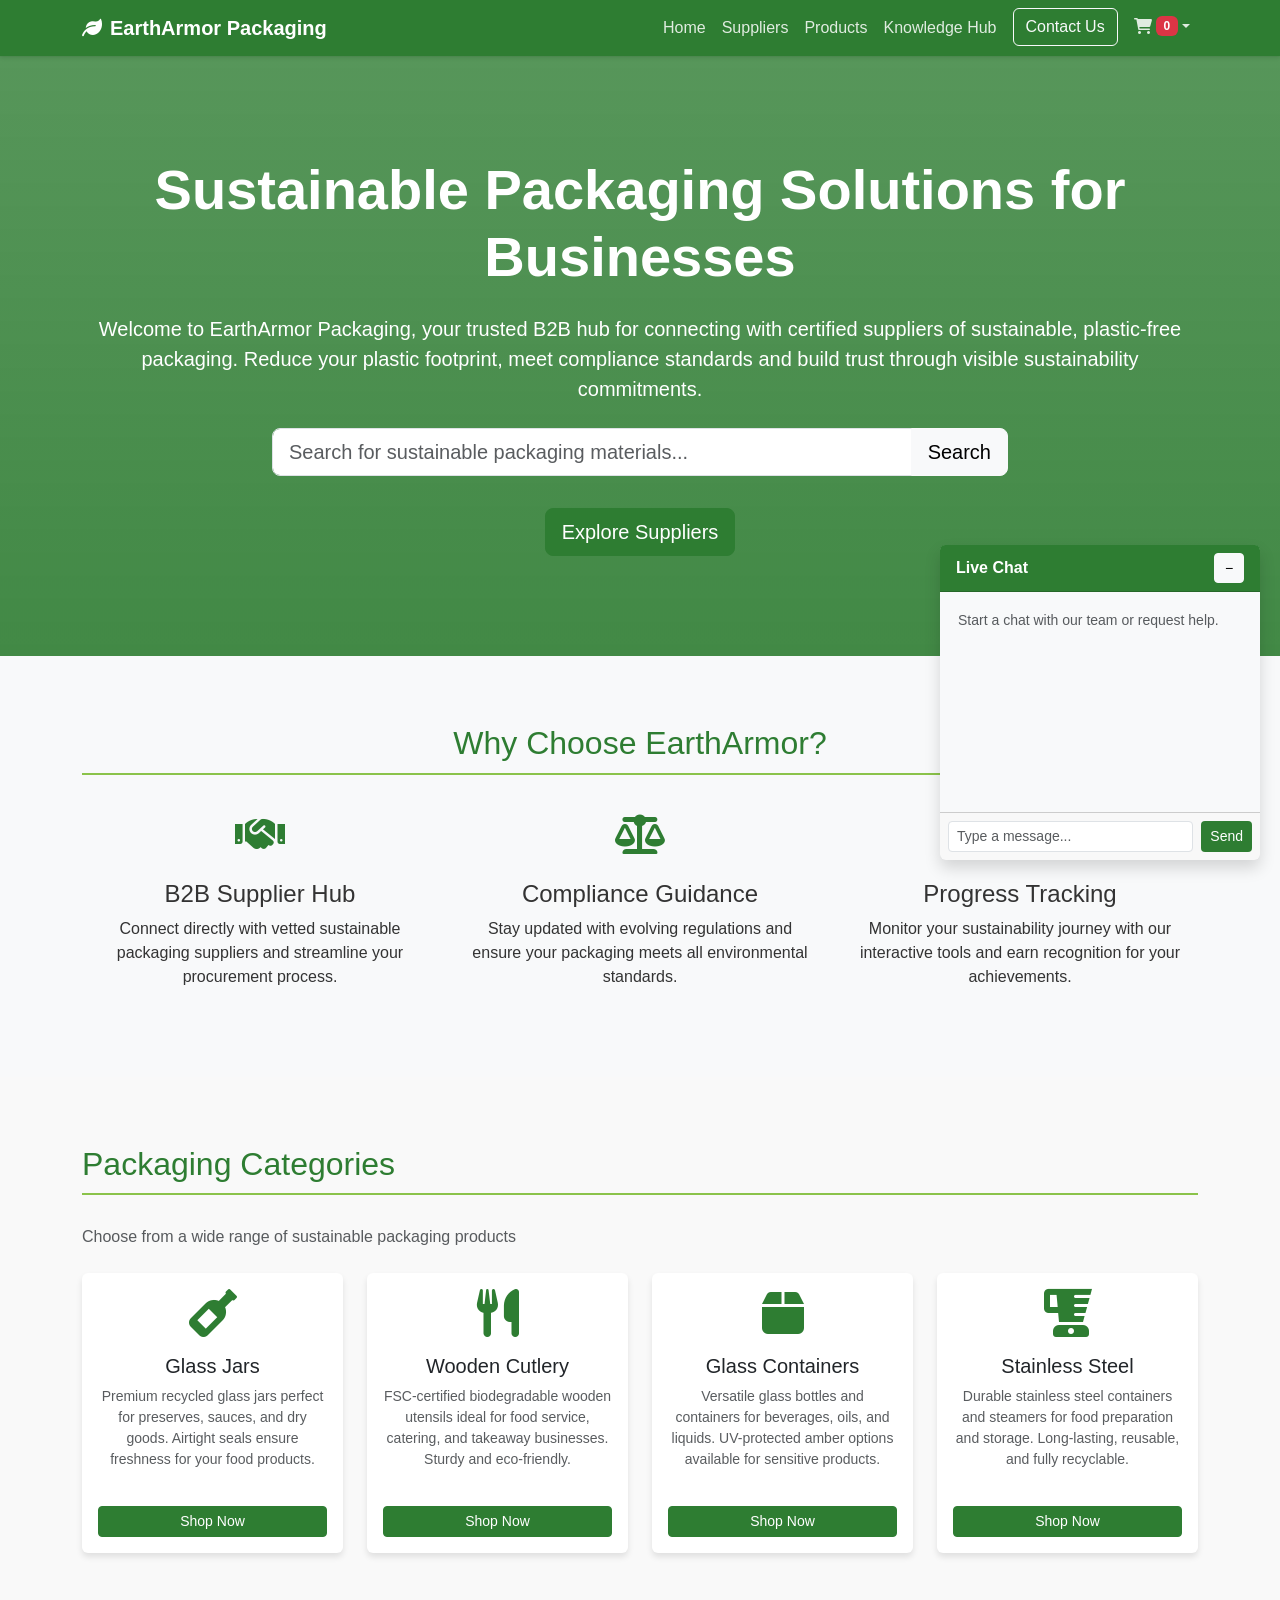
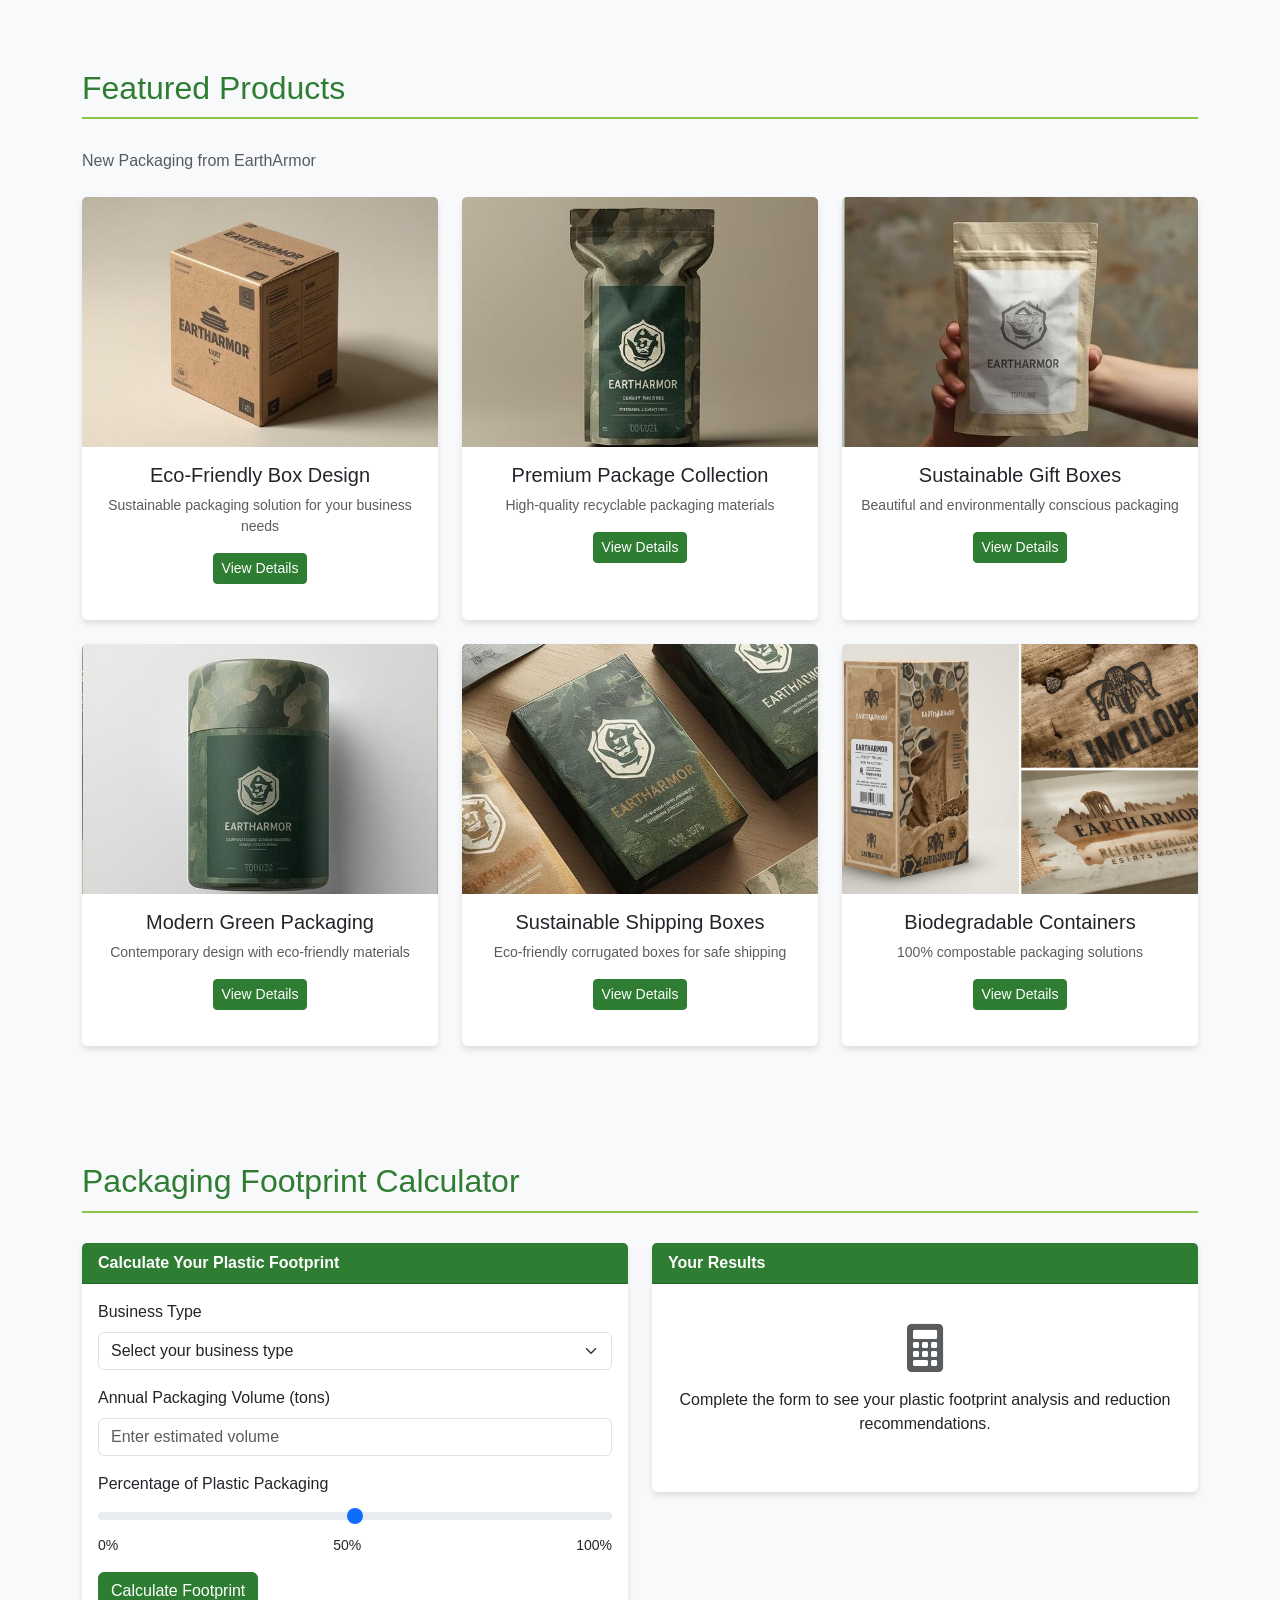
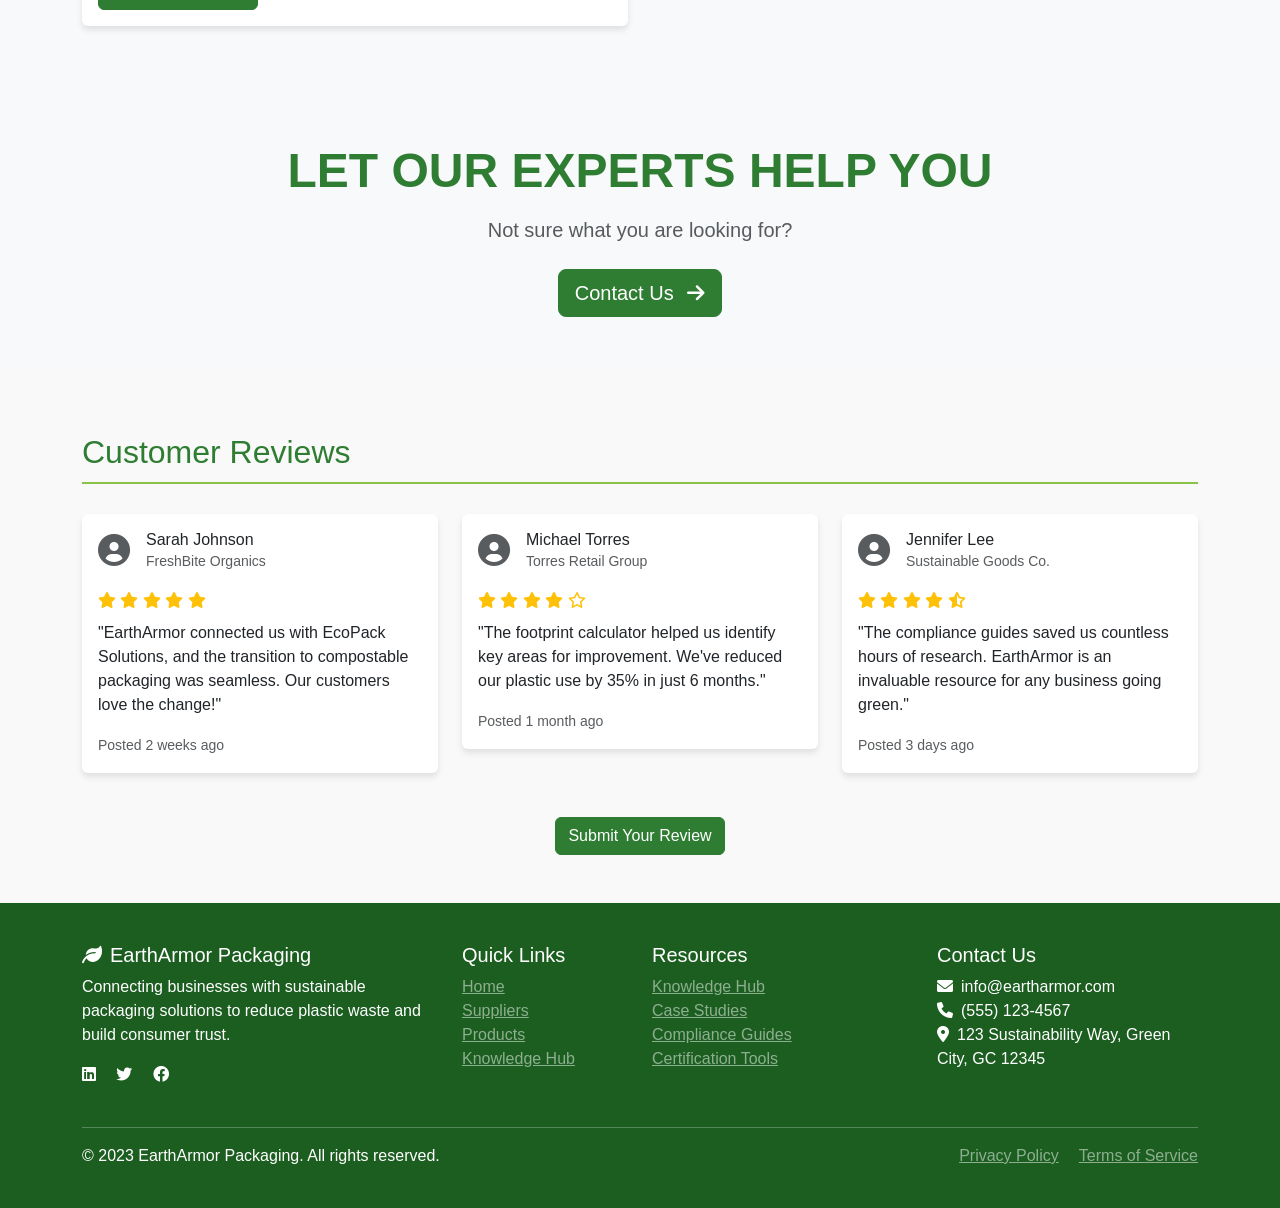
<file: index.html>
<!DOCTYPE html>
<html lang="en">
  <head>
    <meta charset="UTF-8" />
    <meta name="viewport" content="width=device-width, initial-scale=1.0" />
    <title>EarthArmor Packaging - Sustainable B2B Packaging Solutions</title>
    <link
      href="https://cdn.jsdelivr.net/npm/bootstrap@5.3.0-alpha1/dist/css/bootstrap.min.css"
      rel="stylesheet"
    />
    <link
      rel="stylesheet"
      href="https://cdnjs.cloudflare.com/ajax/libs/font-awesome/6.0.0/css/all.min.css"
    />
    <link rel="stylesheet" href="styles.css" />
    <style>
      :root {
        --primary: #2e7d32;
        --secondary: #4caf50;
        --accent: #8bc34a;
        --light: #f1f8e9;
        --dark: #1b5e20;
      }

      body {
        font-family: "Segoe UI", Tahoma, Geneva, Verdana, sans-serif;
        color: #333;
        background-color: #f9f9f9;
      }

      .navbar {
        background-color: var(--primary);
        box-shadow: 0 2px 4px rgba(0, 0, 0, 0.1);
      }

      .navbar-brand {
        font-weight: bold;
        color: white !important;
      }

      .nav-link {
        color: rgba(255, 255, 255, 0.85) !important;
      }

      .nav-link:hover {
        color: white !important;
      }

      .hero-section {
        background: linear-gradient(
            rgba(46, 125, 50, 0.8),
            rgba(46, 125, 50, 0.9)
          ),
          url("https://images.unsplash.com/photo-1558769132-cb25c5d11e85?ixlib=rb-1.2.1&auto=format&fit=crop&w=1350&q=80");
        background-size: cover;
        background-position: center;
        color: white;
        padding: 100px 0;
        text-align: center;
      }

      .section-title {
        color: var(--primary);
        border-bottom: 2px solid var(--accent);
        padding-bottom: 10px;
        margin-bottom: 30px;
      }

      .card {
        border: none;
        box-shadow: 0 4px 6px rgba(0, 0, 0, 0.1);
        transition: transform 0.3s;
        margin-bottom: 20px;
      }

      .card:hover {
        transform: translateY(-5px);
      }

      .card-header {
        background-color: var(--primary);
        color: white;
        font-weight: bold;
      }

      .btn-primary {
        background-color: var(--primary);
        border-color: var(--primary);
      }

      .btn-primary:hover {
        background-color: var(--dark);
        border-color: var(--dark);
      }

      .btn-outline-primary {
        color: var(--primary);
        border-color: var(--primary);
      }

      .btn-outline-primary:hover {
        background-color: var(--primary);
        color: white;
      }

      .feature-icon {
        font-size: 2.5rem;
        color: var(--primary);
        margin-bottom: 15px;
      }

      .footer {
        background-color: var(--dark);
        color: white;
        padding: 40px 0;
      }

      .supplier-card {
        border-left: 4px solid var(--primary);
      }

      .rating {
        color: #ffc107;
      }

      .progress-bar {
        background-color: var(--primary);
      }

      .badge-certified {
        background-color: var(--accent);
        color: var(--dark);
      }
    </style>
  </head>
  <body>
    <!-- Navigation -->
    <nav class="navbar navbar-expand-lg navbar-dark sticky-top">
      <div class="container">
        <a class="navbar-brand" href="#">
          <i class="fas fa-leaf me-2"></i>EarthArmor Packaging
        </a>
        <button
          class="navbar-toggler"
          type="button"
          data-bs-toggle="collapse"
          data-bs-target="#navbarNav"
        >
          <span class="navbar-toggler-icon"></span>
        </button>
        <div class="collapse navbar-collapse" id="navbarNav">
          <ul class="navbar-nav ms-auto">
            <li class="nav-item">
              <a class="nav-link active" href="index.html">Home</a>
            </li>
            <li class="nav-item">
              <a class="nav-link" href="suppliers.html">Suppliers</a>
            </li>
            <li class="nav-item">
              <a class="nav-link" href="products.html">Products</a>
            </li>
            <li class="nav-item">
              <a class="nav-link" href="knowledge-hub.html">Knowledge Hub</a>
            </li>
            <li class="nav-item">
              <a class="btn btn-outline-light ms-2" href="contact.html"
                >Contact Us</a
              >
            </li>
            <li class="nav-item dropdown ms-2">
              <a
                class="nav-link dropdown-toggle d-flex align-items-center"
                href="#"
                id="miniCartDropdown"
                role="button"
                data-bs-toggle="dropdown"
                aria-expanded="false"
              >
                <i class="fas fa-shopping-cart"></i>
                <span id="navCartCount" class="badge bg-danger ms-1">0</span>
              </a>
              <ul
                class="dropdown-menu dropdown-menu-end p-3"
                aria-labelledby="miniCartDropdown"
                style="min-width: 300px"
              >
                <li id="miniCartPreview">
                  <div class="text-muted small">Cart is empty</div>
                </li>
                <li><hr class="dropdown-divider" /></li>
                <li class="d-flex justify-content-between">
                  <button class="btn btn-sm btn-secondary" id="viewCartBtn">
                    View Cart</button
                  ><button class="btn btn-sm btn-primary" id="miniCheckoutBtn">
                    Checkout
                  </button>
                </li>
              </ul>
            </li>
          </ul>
        </div>
      </div>
    </nav>

    <!-- Hero Section -->
    <section id="home" class="hero-section">
      <div class="container">
        <h1 class="display-4 fw-bold mb-4">
          Sustainable Packaging Solutions for Businesses
        </h1>
        <p class="lead mb-4">
          Welcome to EarthArmor Packaging, your trusted B2B hub for connecting with certified suppliers of sustainable, plastic-free packaging. Reduce your plastic footprint, meet compliance standards and build trust through visible sustainability commitments.
        </p>
        <div class="row justify-content-center">
          <div class="col-md-8">
            <div class="input-group mb-3">
              <input
                type="text"
                class="form-control form-control-lg"
                placeholder="Search for sustainable packaging materials..."
              />
              <button class="btn btn-light btn-lg" type="button">Search</button>
            </div>
          </div>
        </div>
        <a href="suppliers.html" class="btn btn-primary btn-lg mt-3"
          >Explore Suppliers</a
        >
      </div>
    </section>

    <!-- Features Section -->
    <section class="py-5 bg-light">
      <div class="container">
        <h2 class="text-center section-title">Why Choose EarthArmor?</h2>
        <div class="row text-center">
          <div class="col-md-4 mb-4">
            <div class="feature-icon">
              <i class="fas fa-handshake"></i>
            </div>
            <h4>B2B Supplier Hub</h4>
            <p>
              Connect directly with vetted sustainable packaging suppliers and
              streamline your procurement process.
            </p>
          </div>
          <div class="col-md-4 mb-4">
            <div class="feature-icon">
              <i class="fas fa-balance-scale"></i>
            </div>
            <h4>Compliance Guidance</h4>
            <p>
              Stay updated with evolving regulations and ensure your packaging
              meets all environmental standards.
            </p>
          </div>
          <div class="col-md-4 mb-4">
            <div class="feature-icon">
              <i class="fas fa-chart-line"></i>
            </div>
            <h4>Progress Tracking</h4>
            <p>
              Monitor your sustainability journey with our interactive tools and
              earn recognition for your achievements.
            </p>
          </div>
        </div>
      </div>
    </section>

    <!-- Packaging Categories -->
    <section id="categories" class="py-5">
      <div class="container">
        <h2 class="section-title">Packaging Categories</h2>
        <p class="text-muted mb-4">
          Choose from a wide range of sustainable packaging products
        </p>
        <div class="row g-4">
          <!-- Category 1: Glass Jars -->
          <div class="col-md-6 col-lg-3">
            <div class="card h-100 text-center">
              <div class="card-body d-flex flex-column">
                <div class="mb-3">
                  <i
                    class="fas fa-wine-bottle fa-3x"
                    style="color: var(--primary)"
                  ></i>
                </div>
                <h5 class="card-title">Glass Jars</h5>
                <p class="card-text small text-muted flex-grow-1">
                  Premium recycled glass jars perfect for preserves, sauces, and
                  dry goods. Airtight seals ensure freshness for your food
                  products.
                </p>
                <a href="products.html" class="btn btn-primary btn-sm mt-auto"
                  >Shop Now</a
                >
              </div>
            </div>
          </div>

          <!-- Category 2: Wooden Cutlery -->
          <div class="col-md-6 col-lg-3">
            <div class="card h-100 text-center">
              <div class="card-body d-flex flex-column">
                <div class="mb-3">
                  <i
                    class="fas fa-utensils fa-3x"
                    style="color: var(--primary)"
                  ></i>
                </div>
                <h5 class="card-title">Wooden Cutlery</h5>
                <p class="card-text small text-muted flex-grow-1">
                  FSC-certified biodegradable wooden utensils ideal for food
                  service, catering, and takeaway businesses. Sturdy and
                  eco-friendly.
                </p>
                <a href="products.html" class="btn btn-primary btn-sm mt-auto"
                  >Shop Now</a
                >
              </div>
            </div>
          </div>

          <!-- Category 3: Glass Containers -->
          <div class="col-md-6 col-lg-3">
            <div class="card h-100 text-center">
              <div class="card-body d-flex flex-column">
                <div class="mb-3">
                  <i class="fas fa-box fa-3x" style="color: var(--primary)"></i>
                </div>
                <h5 class="card-title">Glass Containers</h5>
                <p class="card-text small text-muted flex-grow-1">
                  Versatile glass bottles and containers for beverages, oils,
                  and liquids. UV-protected amber options available for
                  sensitive products.
                </p>
                <a href="products.html" class="btn btn-primary btn-sm mt-auto"
                  >Shop Now</a
                >
              </div>
            </div>
          </div>

          <!-- Category 4: Stainless Steel -->
          <div class="col-md-6 col-lg-3">
            <div class="card h-100 text-center">
              <div class="card-body d-flex flex-column">
                <div class="mb-3">
                  <i
                    class="fas fa-blender fa-3x"
                    style="color: var(--primary)"
                  ></i>
                </div>
                <h5 class="card-title">Stainless Steel</h5>
                <p class="card-text small text-muted flex-grow-1">
                  Durable stainless steel containers and steamers for food
                  preparation and storage. Long-lasting, reusable, and fully
                  recyclable.
                </p>
                <a href="products.html" class="btn btn-primary btn-sm mt-auto"
                  >Shop Now</a
                >
              </div>
            </div>
          </div>
        </div>
      </div>
    </section>

    <!-- Featured Products Section -->
    <section class="py-5 bg-light">
      <div class="container">
        <h2 class="section-title">Featured Products</h2>
        <p class="text-muted mb-4">New Packaging from EarthArmor</p>
        <div class="row g-4">
          <!-- Product 1 -->
          <div class="col-md-6 col-lg-4">
            <div class="card h-100">
              <img
                src="assets/eartharmor-packaging-1.jpg"
                class="card-img-top"
                alt="EarthArmor Packaging Design 1"
                style="height: 250px; object-fit: cover"
              />
              <div class="card-body text-center">
                <h5 class="card-title">Eco-Friendly Box Design</h5>
                <p class="card-text text-muted small">
                  Sustainable packaging solution for your business needs
                </p>
                <a href="products.html" class="btn btn-primary btn-sm"
                  >View Details</a
                >
              </div>
            </div>
          </div>

          <!-- Product 4 -->
          <div class="col-md-6 col-lg-4">
            <div class="card h-100">
              <img
                src="assets/eartharmor-packaging-4.jpg"
                class="card-img-top"
                alt="EarthArmor Packaging Design 4"
                style="height: 250px; object-fit: cover"
              />
              <div class="card-body text-center">
                <h5 class="card-title">Premium Package Collection</h5>
                <p class="card-text text-muted small">
                  High-quality recyclable packaging materials
                </p>
                <a href="products.html" class="btn btn-primary btn-sm"
                  >View Details</a
                >
              </div>
            </div>
          </div>

          <!-- Product 5 -->
          <div class="col-md-6 col-lg-4">
            <div class="card h-100">
              <img
                src="assets/eartharmor-packaging-5.jpg"
                class="card-img-top"
                alt="EarthArmor Packaging Design 5"
                style="height: 250px; object-fit: cover"
              />
              <div class="card-body text-center">
                <h5 class="card-title">Sustainable Gift Boxes</h5>
                <p class="card-text text-muted small">
                  Beautiful and environmentally conscious packaging
                </p>
                <a href="products.html" class="btn btn-primary btn-sm"
                  >View Details</a
                >
              </div>
            </div>
          </div>

          <!-- Product 6 -->
          <div class="col-md-6 col-lg-4">
            <div class="card h-100">
              <img
                src="assets/eartharmor-packaging-6.jpg"
                class="card-img-top"
                alt="EarthArmor Packaging Design 6"
                style="height: 250px; object-fit: cover"
              />
              <div class="card-body text-center">
                <h5 class="card-title">Modern Green Packaging</h5>
                <p class="card-text text-muted small">
                  Contemporary design with eco-friendly materials
                </p>
                <a href="products.html" class="btn btn-primary btn-sm"
                  >View Details</a
                >
              </div>
            </div>
          </div>

          <!-- Product 7 -->
          <div class="col-md-6 col-lg-4">
            <div class="card h-100">
              <img
                src="assets/eartharmor-packaging-7.jpg"
                class="card-img-top"
                alt="EarthArmor Packaging Design 7"
                style="height: 250px; object-fit: cover"
              />
              <div class="card-body text-center">
                <h5 class="card-title">Sustainable Shipping Boxes</h5>
                <p class="card-text text-muted small">
                  Eco-friendly corrugated boxes for safe shipping
                </p>
                <a href="products.html" class="btn btn-primary btn-sm"
                  >View Details</a
                >
              </div>
            </div>
          </div>

          <!-- Product 8 -->
          <div class="col-md-6 col-lg-4">
            <div class="card h-100">
              <img
                src="assets/eartharmor-packaging-8.jpg"
                class="card-img-top"
                alt="EarthArmor Packaging Design 8"
                style="height: 250px; object-fit: cover"
              />
              <div class="card-body text-center">
                <h5 class="card-title">Biodegradable Containers</h5>
                <p class="card-text text-muted small">
                  100% compostable packaging solutions
                </p>
                <a href="products.html" class="btn btn-primary btn-sm"
                  >View Details</a
                >
              </div>
            </div>
          </div>
        </div>
      </div>
    </section>

    <!-- Footprint Calculator -->
    <section id="calculator" class="py-5 bg-light">
      <div class="container">
        <h2 class="section-title">Packaging Footprint Calculator</h2>
        <div class="row">
          <div class="col-md-6">
            <div class="card">
              <div class="card-header">Calculate Your Plastic Footprint</div>
              <div class="card-body">
                <form id="footprintForm">
                  <div class="mb-3">
                    <label for="businessType" class="form-label"
                      >Business Type</label
                    >
                    <select class="form-select" id="businessType">
                      <option selected>Select your business type</option>
                      <option value="food">Food & Beverage</option>
                      <option value="retail">Retail</option>
                      <option value="manufacturing">Manufacturing</option>
                      <option value="other">Other</option>
                    </select>
                  </div>
                  <div class="mb-3">
                    <label for="annualPackaging" class="form-label"
                      >Annual Packaging Volume (tons)</label
                    >
                    <input
                      type="number"
                      class="form-control"
                      id="annualPackaging"
                      placeholder="Enter estimated volume"
                    />
                  </div>
                  <div class="mb-3">
                    <label for="plasticPercentage" class="form-label"
                      >Percentage of Plastic Packaging</label
                    >
                    <input
                      type="range"
                      class="form-range"
                      id="plasticPercentage"
                      min="0"
                      max="100"
                      value="50"
                    />
                    <div class="d-flex justify-content-between">
                      <small>0%</small>
                      <small id="plasticValue">50%</small>
                      <small>100%</small>
                    </div>
                  </div>
                  <button
                    type="button"
                    class="btn btn-primary"
                    onclick="calculateFootprint()"
                  >
                    Calculate Footprint
                  </button>
                </form>
              </div>
            </div>
          </div>
          <div class="col-md-6">
            <div class="card">
              <div class="card-header">Your Results</div>
              <div class="card-body">
                <div id="resultsPlaceholder" class="text-center py-4">
                  <i class="fas fa-calculator fa-3x text-muted mb-3"></i>
                  <p>
                    Complete the form to see your plastic footprint analysis and
                    reduction recommendations.
                  </p>
                </div>
                <div id="resultsContent" style="display: none">
                  <h5>Your Annual Plastic Footprint</h5>
                  <div class="progress mb-3" style="height: 25px">
                    <div
                      class="progress-bar"
                      role="progressbar"
                      style="width: 65%"
                      aria-valuenow="65"
                      aria-valuemin="0"
                      aria-valuemax="100"
                    >
                      12.4 tons
                    </div>
                  </div>
                  <p>
                    Based on your inputs, you use approximately
                    <strong>12.4 tons</strong> of plastic packaging annually.
                  </p>
                  <h6>Reduction Recommendations:</h6>
                  <ul>
                    <li>
                      Switch to compostable food containers (potential 40%
                      reduction)
                    </li>
                    <li>
                      Implement reusable shipping materials (potential 25%
                      reduction)
                    </li>
                    <li>Partner with certified sustainable suppliers</li>
                  </ul>
                  <button class="btn btn-sm btn-outline-primary">
                    Download Full Report
                  </button>
                </div>
              </div>
            </div>
          </div>
        </div>
      </div>
    </section>

    <!-- Expert Help Section -->
    <section class="py-5 bg-light">
      <div class="container">
        <div class="row align-items-center">
          <div class="col-lg-8 mx-auto text-center">
            <h2 class="display-5 fw-bold mb-3" style="color: var(--primary)">
              LET OUR EXPERTS HELP YOU
            </h2>
            <p class="lead text-muted mb-4">
              Not sure what you are looking for?
            </p>
            <a href="contact.html" class="btn btn-primary btn-lg">
              Contact Us <i class="fas fa-arrow-right ms-2"></i>
            </a>
          </div>
        </div>
      </div>
    </section>

    <!-- Reviews Section -->
    <section id="reviews" class="py-5">
      <div class="container">
        <h2 class="section-title">Customer Reviews</h2>
        <div class="row">
          <div class="col-md-4 mb-4">
            <div class="card">
              <div class="card-body">
                <div class="d-flex align-items-center mb-3">
                  <div class="flex-shrink-0">
                    <i class="fas fa-user-circle fa-2x text-muted"></i>
                  </div>
                  <div class="flex-grow-1 ms-3">
                    <h6 class="mb-0">Sarah Johnson</h6>
                    <small class="text-muted">FreshBite Organics</small>
                  </div>
                </div>
                <div class="mb-2">
                  <span class="rating">
                    <i class="fas fa-star"></i>
                    <i class="fas fa-star"></i>
                    <i class="fas fa-star"></i>
                    <i class="fas fa-star"></i>
                    <i class="fas fa-star"></i>
                  </span>
                </div>
                <p class="card-text">
                  "EarthArmor connected us with EcoPack Solutions, and the
                  transition to compostable packaging was seamless. Our
                  customers love the change!"
                </p>
                <small class="text-muted">Posted 2 weeks ago</small>
              </div>
            </div>
          </div>
          <div class="col-md-4 mb-4">
            <div class="card">
              <div class="card-body">
                <div class="d-flex align-items-center mb-3">
                  <div class="flex-shrink-0">
                    <i class="fas fa-user-circle fa-2x text-muted"></i>
                  </div>
                  <div class="flex-grow-1 ms-3">
                    <h6 class="mb-0">Michael Torres</h6>
                    <small class="text-muted">Torres Retail Group</small>
                  </div>
                </div>
                <div class="mb-2">
                  <span class="rating">
                    <i class="fas fa-star"></i>
                    <i class="fas fa-star"></i>
                    <i class="fas fa-star"></i>
                    <i class="fas fa-star"></i>
                    <i class="far fa-star"></i>
                  </span>
                </div>
                <p class="card-text">
                  "The footprint calculator helped us identify key areas for
                  improvement. We've reduced our plastic use by 35% in just 6
                  months."
                </p>
                <small class="text-muted">Posted 1 month ago</small>
              </div>
            </div>
          </div>
          <div class="col-md-4 mb-4">
            <div class="card">
              <div class="card-body">
                <div class="d-flex align-items-center mb-3">
                  <div class="flex-shrink-0">
                    <i class="fas fa-user-circle fa-2x text-muted"></i>
                  </div>
                  <div class="flex-grow-1 ms-3">
                    <h6 class="mb-0">Jennifer Lee</h6>
                    <small class="text-muted">Sustainable Goods Co.</small>
                  </div>
                </div>
                <div class="mb-2">
                  <span class="rating">
                    <i class="fas fa-star"></i>
                    <i class="fas fa-star"></i>
                    <i class="fas fa-star"></i>
                    <i class="fas fa-star"></i>
                    <i class="fas fa-star-half-alt"></i>
                  </span>
                </div>
                <p class="card-text">
                  "The compliance guides saved us countless hours of research.
                  EarthArmor is an invaluable resource for any business going
                  green."
                </p>
                <small class="text-muted">Posted 3 days ago</small>
              </div>
            </div>
          </div>
        </div>
        <div class="text-center">
          <button
            class="btn btn-primary"
            data-bs-toggle="modal"
            data-bs-target="#reviewModal"
          >
            Submit Your Review
          </button>
        </div>
      </div>
    </section>

    <!-- Footer -->
    <footer class="footer">
      <div class="container">
        <div class="row">
          <div class="col-md-4 mb-4">
            <h5><i class="fas fa-leaf me-2"></i>EarthArmor Packaging</h5>
            <p>
              Connecting businesses with sustainable packaging solutions to
              reduce plastic waste and build consumer trust.
            </p>
            <div class="social-links">
              <a href="#" class="text-white me-3"
                ><i class="fab fa-linkedin"></i
              ></a>
              <a href="#" class="text-white me-3"
                ><i class="fab fa-twitter"></i
              ></a>
              <a href="#" class="text-white"><i class="fab fa-facebook"></i></a>
            </div>
          </div>
          <div class="col-md-2 mb-4">
            <h5>Quick Links</h5>
            <ul class="list-unstyled">
              <li><a href="index.html" class="text-white-50">Home</a></li>
              <li>
                <a href="suppliers.html" class="text-white-50">Suppliers</a>
              </li>
              <li>
                <a href="products.html" class="text-white-50">Products</a>
              </li>
              <li>
                <a href="knowledge-hub.html" class="text-white-50"
                  >Knowledge Hub</a
                >
              </li>
            </ul>
          </div>
          <div class="col-md-3 mb-4">
            <h5>Resources</h5>
            <ul class="list-unstyled">
              <li>
                <a href="knowledge-hub.html" class="text-white-50"
                  >Knowledge Hub</a
                >
              </li>
              <li><a href="#" class="text-white-50">Case Studies</a></li>
              <li><a href="#" class="text-white-50">Compliance Guides</a></li>
              <li><a href="#" class="text-white-50">Certification Tools</a></li>
            </ul>
          </div>
          <div class="col-md-3 mb-4">
            <h5>Contact Us</h5>
            <ul class="list-unstyled">
              <li><i class="fas fa-envelope me-2"></i>info@eartharmor.com</li>
              <li><i class="fas fa-phone me-2"></i>(555) 123-4567</li>
              <li>
                <i class="fas fa-map-marker-alt me-2"></i>123 Sustainability
                Way, Green City, GC 12345
              </li>
            </ul>
          </div>
        </div>
        <hr class="bg-white" />
        <div class="row">
          <div class="col-md-6">
            <p class="mb-0">
              &copy; 2023 EarthArmor Packaging. All rights reserved.
            </p>
          </div>
          <div class="col-md-6 text-md-end">
            <a href="#" class="text-white-50 me-3">Privacy Policy</a>
            <a href="#" class="text-white-50">Terms of Service</a>
          </div>
        </div>
      </div>
    </footer>

    <!-- Cart Offcanvas -->
    <div class="offcanvas offcanvas-end" tabindex="-1" id="cartOffcanvas">
      <div class="offcanvas-header">
        <h5 class="offcanvas-title">Cart</h5>
        <button
          type="button"
          class="btn-close text-reset"
          data-bs-dismiss="offcanvas"
        ></button>
      </div>
      <div class="offcanvas-body">
        <div id="cartItems" class="mb-2">
          <!-- cart items rendered here with editable qty controls -->
        </div>
        <div class="mt-3">
          <strong>Total: $<span id="cartTotal">0.00</span></strong>
        </div>
        <div class="mt-3 d-flex gap-2">
          <button class="btn btn-primary" id="checkoutBtn">Checkout</button>
          <button class="btn btn-secondary" id="clearCartBtn">Clear</button>
        </div>
      </div>
    </div>

    <!-- Consultation Modal -->
    <div class="modal fade" id="consultModal" tabindex="-1">
      <div class="modal-dialog">
        <div class="modal-content">
          <div class="modal-header">
            <h5 class="modal-title">Request a Consultation</h5>
            <button
              type="button"
              class="btn-close"
              data-bs-dismiss="modal"
            ></button>
          </div>
          <div class="modal-body">
            <form id="consultForm">
              <div class="mb-3">
                <label class="form-label">Company</label
                ><input class="form-control" id="consultCompany" />
              </div>
              <div class="mb-3">
                <label class="form-label">Contact Email</label
                ><input class="form-control" id="consultEmail" type="email" />
              </div>
              <div class="mb-3">
                <label class="form-label">Notes</label
                ><textarea class="form-control" id="consultNotes"></textarea>
              </div>
              <div class="row">
                <div class="col-md-6 mb-3">
                  <label class="form-label">Preferred Date</label
                  ><input type="date" id="consultDate" class="form-control" />
                </div>
                <div class="col-md-6 mb-3">
                  <label class="form-label">Preferred Time</label
                  ><input type="time" id="consultTime" class="form-control" />
                </div>
              </div>
            </form>
          </div>
          <div class="modal-footer">
            <button class="btn btn-secondary" data-bs-dismiss="modal">
              Cancel
            </button>
            <button class="btn btn-primary" id="submitConsult">
              Request Consultation
            </button>
          </div>
        </div>
      </div>
    </div>

    <!-- Live Chat Widget (client-side simulated) -->
    <div id="chatWidget">
      <div class="card shadow">
        <div class="card-header d-flex justify-content-between align-items-center" style="cursor: pointer; background-color: var(--primary); color: white;">
          <strong>Live Chat</strong>
          <button class="btn btn-sm btn-light" id="toggleChatBtn" style="width: 30px; height: 30px; padding: 0;">−</button>
        </div>
        <div class="card-body p-2" id="chatBody">
          <div id="chatMessages">
            <div class="text-muted small">
              Start a chat with our team or request help.
            </div>
          </div>
        </div>
        <div class="card-footer p-2 d-flex gap-2" id="chatFooter">
          <input
            id="chatInput"
            class="form-control form-control-sm"
            placeholder="Type a message..."
          />
          <button class="btn btn-sm" id="sendChatBtn" style="background-color: var(--primary); color: white;">Send</button>
        </div>
      </div>
    </div>

    <!-- Supplier Registration Modal -->
    <div class="modal fade" id="supplierModal" tabindex="-1">
      <div class="modal-dialog">
        <div class="modal-content">
          <div class="modal-header">
            <h5 class="modal-title">Become a Certified Supplier</h5>
            <button
              type="button"
              class="btn-close"
              data-bs-dismiss="modal"
            ></button>
          </div>
          <div class="modal-body">
            <form>
              <div class="mb-3">
                <label for="companyName" class="form-label">Company Name</label>
                <input
                  type="text"
                  class="form-control"
                  id="companyName"
                  required
                />
              </div>
              <div class="mb-3">
                <label for="contactEmail" class="form-label"
                  >Contact Email</label
                >
                <input
                  type="email"
                  class="form-control"
                  id="contactEmail"
                  required
                />
              </div>
              <div class="mb-3">
                <label for="materials" class="form-label"
                  >Packaging Materials</label
                >
                <select class="form-select" id="materials" multiple>
                  <option>Biodegradable Plastics</option>
                  <option>Compostable Materials</option>
                  <option>Recycled Paper/Cardboard</option>
                  <option>Plant-based Films</option>
                  <option>Mushroom Packaging</option>
                  <option>Other Sustainable Materials</option>
                </select>
              </div>
              <div class="mb-3">
                <label for="certifications" class="form-label"
                  >Current Certifications</label
                >
                <input
                  type="text"
                  class="form-control"
                  id="certifications"
                  placeholder="BPI, FSC, USDA BioPreferred, etc."
                />
              </div>
              <div class="mb-3">
                <label for="companyDescription" class="form-label"
                  >Company Description</label
                >
                <textarea
                  class="form-control"
                  id="companyDescription"
                  rows="3"
                ></textarea>
              </div>
            </form>
          </div>
          <div class="modal-footer">
            <button
              type="button"
              class="btn btn-secondary"
              data-bs-dismiss="modal"
            >
              Close
            </button>
            <button type="button" class="btn btn-primary">
              Submit Application
            </button>
          </div>
        </div>
      </div>
    </div>

    <!-- Payment Modal -->
    <div class="modal fade" id="paymentModal" tabindex="-1">
      <div class="modal-dialog">
        <div class="modal-content">
          <div class="modal-header">
            <h5 class="modal-title">Request Supplier Quote</h5>
            <button
              type="button"
              class="btn-close"
              data-bs-dismiss="modal"
            ></button>
          </div>
          <div class="modal-body">
            <form>
              <div class="mb-3">
                <label for="quoteSupplier" class="form-label">Supplier</label>
                <input
                  type="text"
                  class="form-control"
                  id="quoteSupplier"
                  value="EcoPack Solutions"
                  readonly
                />
              </div>
              <div class="mb-3">
                <label for="packagingNeeds" class="form-label"
                  >Packaging Needs</label
                >
                <textarea
                  class="form-control"
                  id="packagingNeeds"
                  rows="3"
                  placeholder="Describe your packaging requirements..."
                ></textarea>
              </div>
              <div class="mb-3">
                <label for="quantity" class="form-label"
                  >Estimated Monthly Quantity</label
                >
                <input
                  type="text"
                  class="form-control"
                  id="quantity"
                  placeholder="e.g., 10,000 units"
                />
              </div>
              <div class="mb-3">
                <label for="timeline" class="form-label">Timeline</label>
                <select class="form-select" id="timeline">
                  <option>Immediate</option>
                  <option>Within 30 days</option>
                  <option>1-3 months</option>
                  <option>3-6 months</option>
                  <option>6+ months</option>
                </select>
              </div>
            </form>
          </div>
          <div class="modal-footer">
            <button
              type="button"
              class="btn btn-secondary"
              data-bs-dismiss="modal"
            >
              Cancel
            </button>
            <button type="button" class="btn btn-primary">
              Submit Request
            </button>
          </div>
        </div>
      </div>
    </div>

    <!-- Review Modal -->
    <div class="modal fade" id="reviewModal" tabindex="-1">
      <div class="modal-dialog">
        <div class="modal-content">
          <div class="modal-header">
            <h5 class="modal-title">Submit Your Review</h5>
            <button
              type="button"
              class="btn-close"
              data-bs-dismiss="modal"
            ></button>
          </div>
          <div class="modal-body">
            <form>
              <div class="mb-3">
                <label for="reviewerName" class="form-label">Your Name</label>
                <input type="text" class="form-control" id="reviewerName" />
              </div>
              <div class="mb-3">
                <label for="reviewerCompany" class="form-label">Company</label>
                <input type="text" class="form-control" id="reviewerCompany" />
              </div>
              <div class="mb-3">
                <label class="form-label">Rating</label>
                <div class="rating-input">
                  <i class="far fa-star" data-rating="1"></i>
                  <i class="far fa-star" data-rating="2"></i>
                  <i class="far fa-star" data-rating="3"></i>
                  <i class="far fa-star" data-rating="4"></i>
                  <i class="far fa-star" data-rating="5"></i>
                </div>
              </div>
              <div class="mb-3">
                <label for="reviewText" class="form-label">Your Review</label>
                <textarea
                  class="form-control"
                  id="reviewText"
                  rows="4"
                ></textarea>
              </div>
            </form>
          </div>
          <div class="modal-footer">
            <button
              type="button"
              class="btn btn-secondary"
              data-bs-dismiss="modal"
            >
              Cancel
            </button>
            <button type="button" class="btn btn-primary">Submit Review</button>
          </div>
        </div>
      </div>
    </div>

    <!-- Checkout Modal -->
    <div class="modal fade" id="checkoutModal" tabindex="-1">
      <div class="modal-dialog modal-lg">
        <div class="modal-content">
          <div class="modal-header" style="background-color: var(--primary); color: white;">
            <h5 class="modal-title"><i class="fas fa-shopping-cart me-2"></i>Checkout</h5>
            <button type="button" class="btn-close btn-close-white" data-bs-dismiss="modal"></button>
          </div>
          <div class="modal-body">
            <form id="checkoutForm">
              <div class="row">
                <!-- Shipping Information -->
                <div class="col-md-7">
                  <h6 class="mb-3 fw-bold"><i class="fas fa-truck me-2"></i>Shipping Information</h6>
                  <div class="mb-3">
                    <label for="checkoutName" class="form-label">Full Name *</label>
                    <input type="text" class="form-control" id="checkoutName" required>
                    <div class="invalid-feedback">Please enter your name</div>
                  </div>
                  <div class="mb-3">
                    <label for="checkoutEmail" class="form-label">Email Address *</label>
                    <input type="email" class="form-control" id="checkoutEmail" required>
                    <div class="invalid-feedback">Please enter a valid email</div>
                  </div>
                  <div class="mb-3">
                    <label for="checkoutPhone" class="form-label">Phone Number</label>
                    <input type="tel" class="form-control" id="checkoutPhone">
                  </div>
                  <div class="mb-3">
                    <label for="checkoutAddress" class="form-label">Street Address *</label>
                    <input type="text" class="form-control" id="checkoutAddress" required>
                    <div class="invalid-feedback">Please enter your address</div>
                  </div>
                  <div class="row">
                    <div class="col-md-6 mb-3">
                      <label for="checkoutCity" class="form-label">City *</label>
                      <input type="text" class="form-control" id="checkoutCity" required>
                      <div class="invalid-feedback">Please enter your city</div>
                    </div>
                    <div class="col-md-6 mb-3">
                      <label for="checkoutZip" class="form-label">ZIP / Postal Code *</label>
                      <input type="text" class="form-control" id="checkoutZip" required>
                      <div class="invalid-feedback">Please enter your ZIP code</div>
                    </div>
                  </div>
                  <div class="mb-3">
                    <label for="checkoutCountry" class="form-label">Country *</label>
                    <select class="form-select" id="checkoutCountry" required>
                      <option value="">Select Country</option>
                      <option value="US">United States</option>
                      <option value="CA">Canada</option>
                      <option value="UK">United Kingdom</option>
                      <option value="DE">Germany</option>
                      <option value="FR">France</option>
                      <option value="ES">Spain</option>
                      <option value="IT">Italy</option>
                      <option value="NL">Netherlands</option>
                      <option value="AU">Australia</option>
                      <option value="OTHER">Other</option>
                    </select>
                    <div class="invalid-feedback">Please select your country</div>
                  </div>
                  
                  <hr class="my-4">
                  
                  <h6 class="mb-3 fw-bold"><i class="fas fa-credit-card me-2"></i>Payment Information</h6>
                  <div class="mb-3">
                    <label for="checkoutCard" class="form-label">Card Number *</label>
                    <input type="text" class="form-control" id="checkoutCard" placeholder="1234 5678 9012 3456" maxlength="19">
                    <div class="invalid-feedback">Please enter a valid card number</div>
                  </div>
                  <div class="row">
                    <div class="col-md-6 mb-3">
                      <label for="checkoutExpiry" class="form-label">Expiry Date *</label>
                      <input type="text" class="form-control" id="checkoutExpiry" placeholder="MM/YY" maxlength="5">
                      <div class="invalid-feedback">Please enter a valid expiry date (MM/YY)</div>
                    </div>
                    <div class="col-md-6 mb-3">
                      <label for="checkoutCvv" class="form-label">CVV *</label>
                      <input type="text" class="form-control" id="checkoutCvv" placeholder="123" maxlength="4">
                      <div class="invalid-feedback">Please enter a valid CVV</div>
                    </div>
                  </div>
                </div>
                
                <!-- Order Summary -->
                <div class="col-md-5">
                  <div class="card bg-light">
                    <div class="card-body">
                      <h6 class="card-title fw-bold mb-3"><i class="fas fa-receipt me-2"></i>Order Summary</h6>
                      <div id="checkoutSummary" class="mb-3" style="max-height: 200px; overflow-y: auto;">
                        <!-- Items populated by JS -->
                      </div>
                      <hr>
                      <div class="d-flex justify-content-between mb-2">
                        <span>Subtotal</span>
                        <span id="checkoutSubtotal">$0.00</span>
                      </div>
                      <div class="d-flex justify-content-between mb-2">
                        <span>Shipping</span>
                        <span id="checkoutShipping">$0.00</span>
                      </div>
                      <div class="small text-muted mb-3">
                        <i class="fas fa-info-circle me-1"></i>Free shipping on orders over $100
                      </div>
                      <hr>
                      <div class="d-flex justify-content-between fw-bold fs-5">
                        <span>Total</span>
                        <span id="checkoutTotal" style="color: var(--primary);">$0.00</span>
                      </div>
                    </div>
                  </div>
                  
                  <div class="mt-3 small text-muted">
                    <p class="mb-2"><i class="fas fa-lock me-2"></i>Your payment is secure and encrypted</p>
                    <p class="mb-0"><i class="fas fa-undo me-2"></i>30-day return policy</p>
                  </div>
                </div>
              </div>
            </form>
          </div>
          <div class="modal-footer">
            <button type="button" class="btn btn-secondary" data-bs-dismiss="modal">Cancel</button>
            <button type="button" class="btn btn-primary btn-lg" id="placeOrderBtn">
              <i class="fas fa-check me-2"></i>Place Order
            </button>
          </div>
        </div>
      </div>
    </div>
    
    <!-- Order Confirmation Modal -->
    <div class="modal fade" id="orderConfirmModal" tabindex="-1">
      <div class="modal-dialog">
        <div class="modal-content">
          <div class="modal-header" style="background-color: var(--primary); color: white;">
            <h5 class="modal-title"><i class="fas fa-check-circle me-2"></i>Order Confirmed!</h5>
            <button type="button" class="btn-close btn-close-white" data-bs-dismiss="modal"></button>
          </div>
          <div class="modal-body text-center py-4">
            <div class="mb-4">
              <i class="fas fa-check-circle fa-5x" style="color: var(--primary);"></i>
            </div>
            <h4 class="mb-3">Thank You for Your Order!</h4>
            <p class="text-muted mb-4">Your order has been successfully placed.</p>
            
            <div class="card bg-light mb-4">
              <div class="card-body">
                <div class="row text-start">
                  <div class="col-6 mb-2">
                    <small class="text-muted">Order Number</small>
                    <div class="fw-bold" id="confirmOrderNumber">-</div>
                  </div>
                  <div class="col-6 mb-2">
                    <small class="text-muted">Total Amount</small>
                    <div class="fw-bold" id="confirmTotal">-</div>
                  </div>
                </div>
                <div class="text-start mt-2">
                  <small class="text-muted">Confirmation sent to</small>
                  <div class="fw-bold" id="confirmEmail">-</div>
                </div>
                <hr>
                <div class="text-start">
                  <small class="text-muted">Items</small>
                  <div id="confirmItems" class="small mt-1">
                    <!-- Items populated by JS -->
                  </div>
                </div>
              </div>
            </div>
            
            <p class="small text-muted">
              You will receive an email confirmation shortly with tracking information.
            </p>
          </div>
          <div class="modal-footer justify-content-center">
            <a href="products.html" class="btn btn-outline-primary">Continue Shopping</a>
            <button type="button" class="btn btn-primary" data-bs-dismiss="modal">Close</button>
          </div>
        </div>
      </div>
    </div>

    <script src="https://cdn.jsdelivr.net/npm/bootstrap@5.3.0-alpha1/dist/js/bootstrap.bundle.min.js"></script>
    <script src="app.js"></script>
  </body>
</html>
</file>
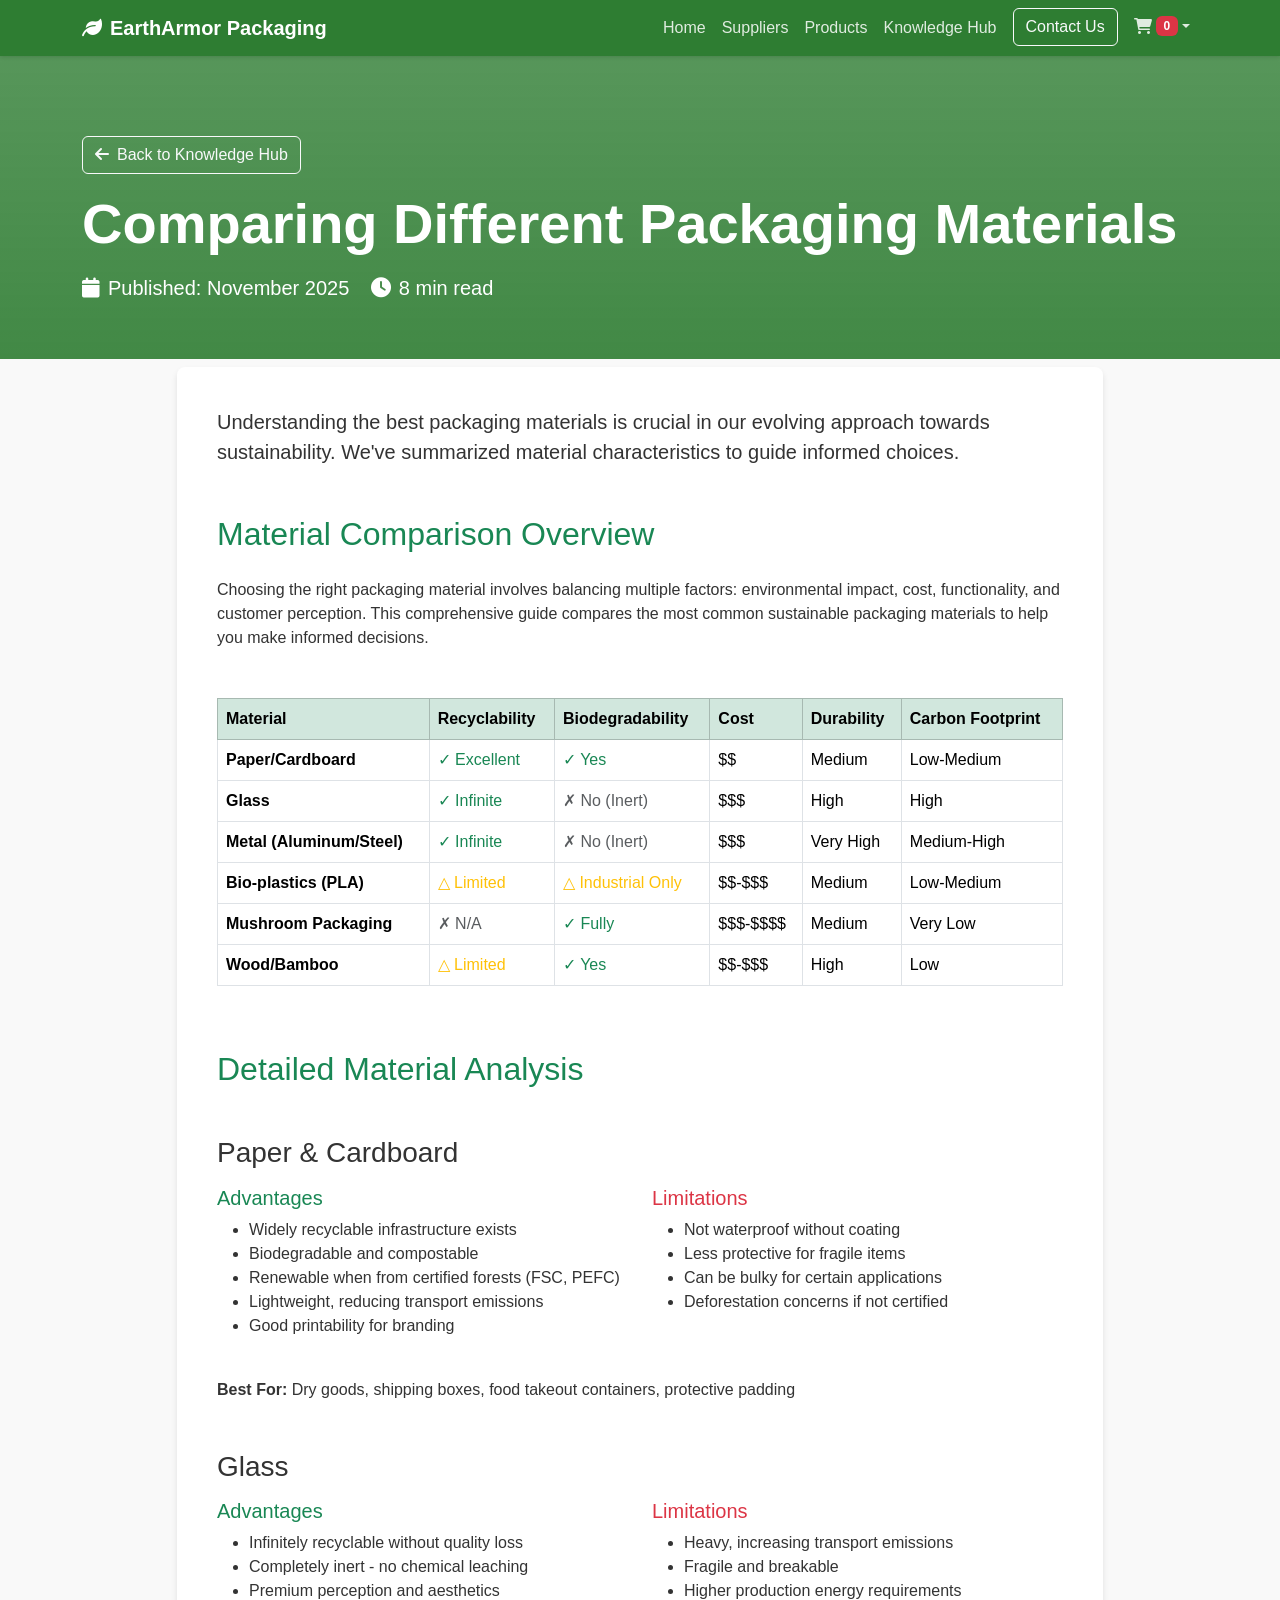
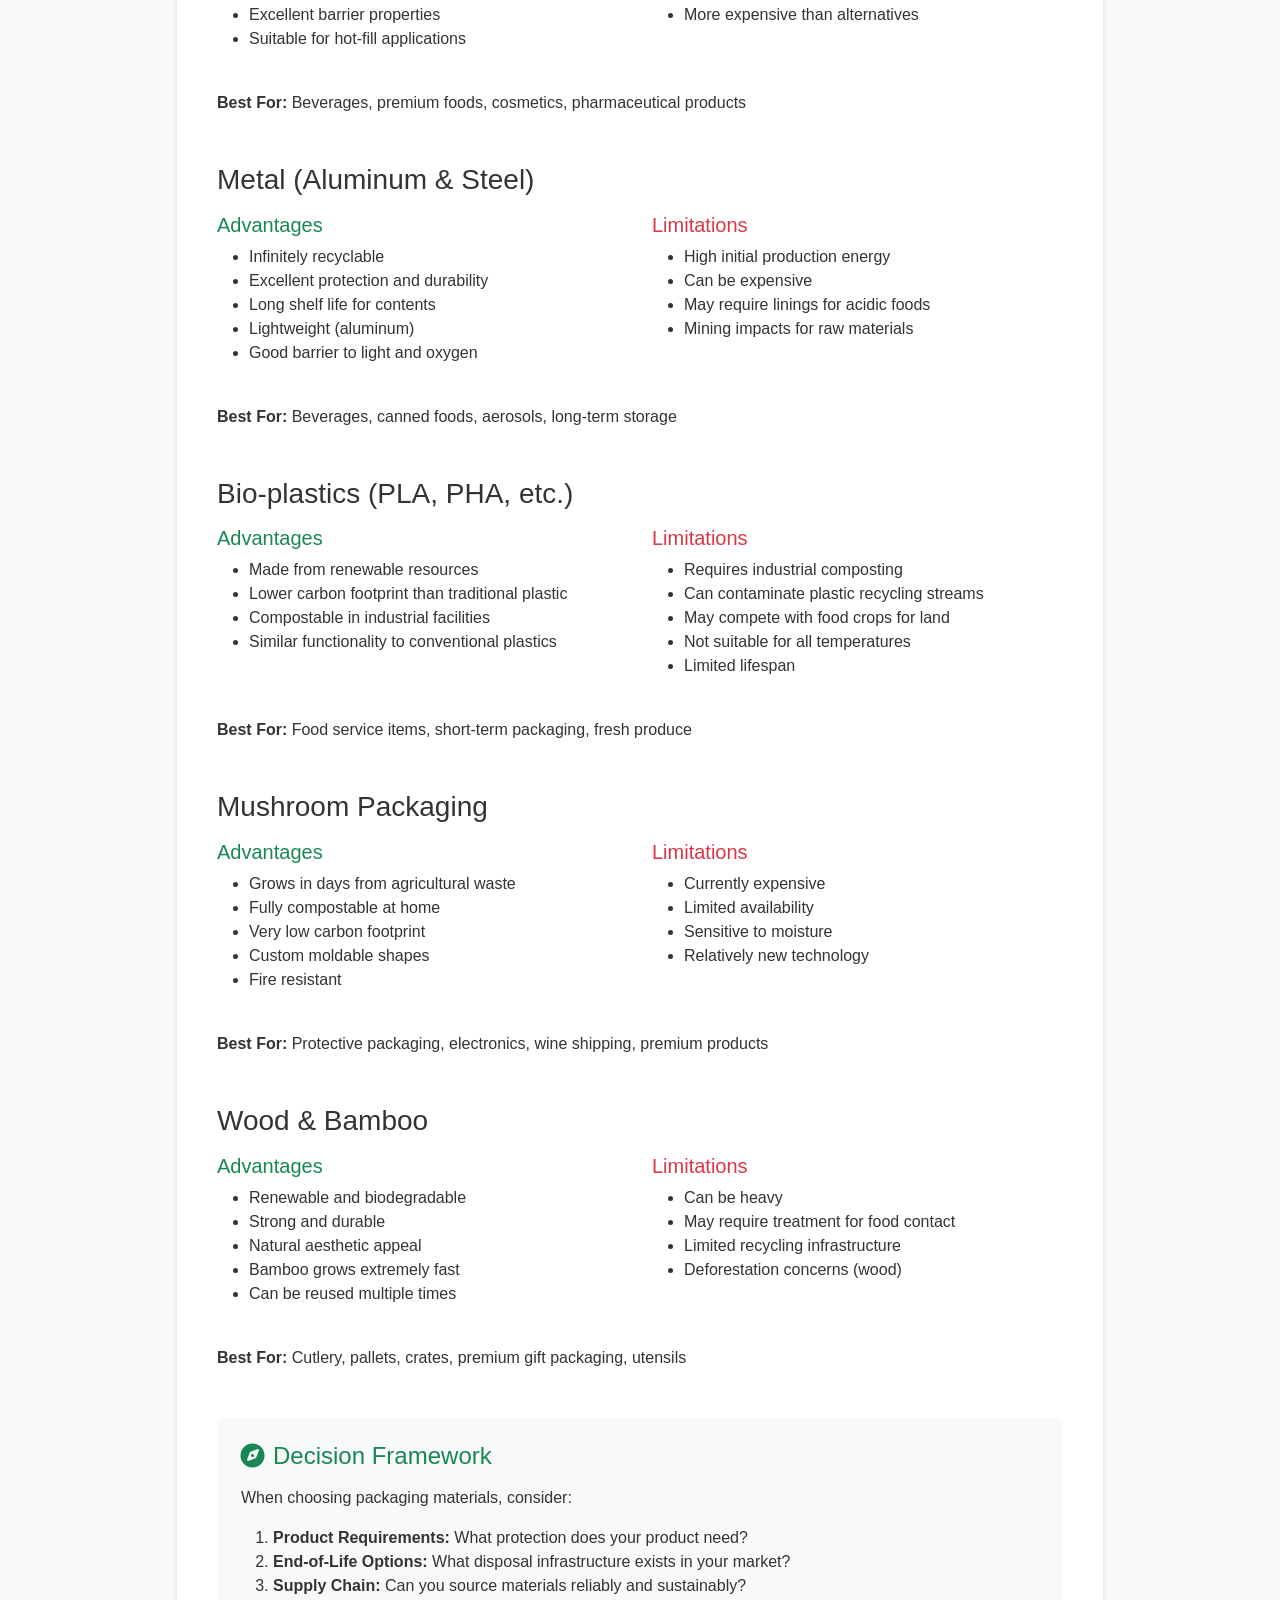
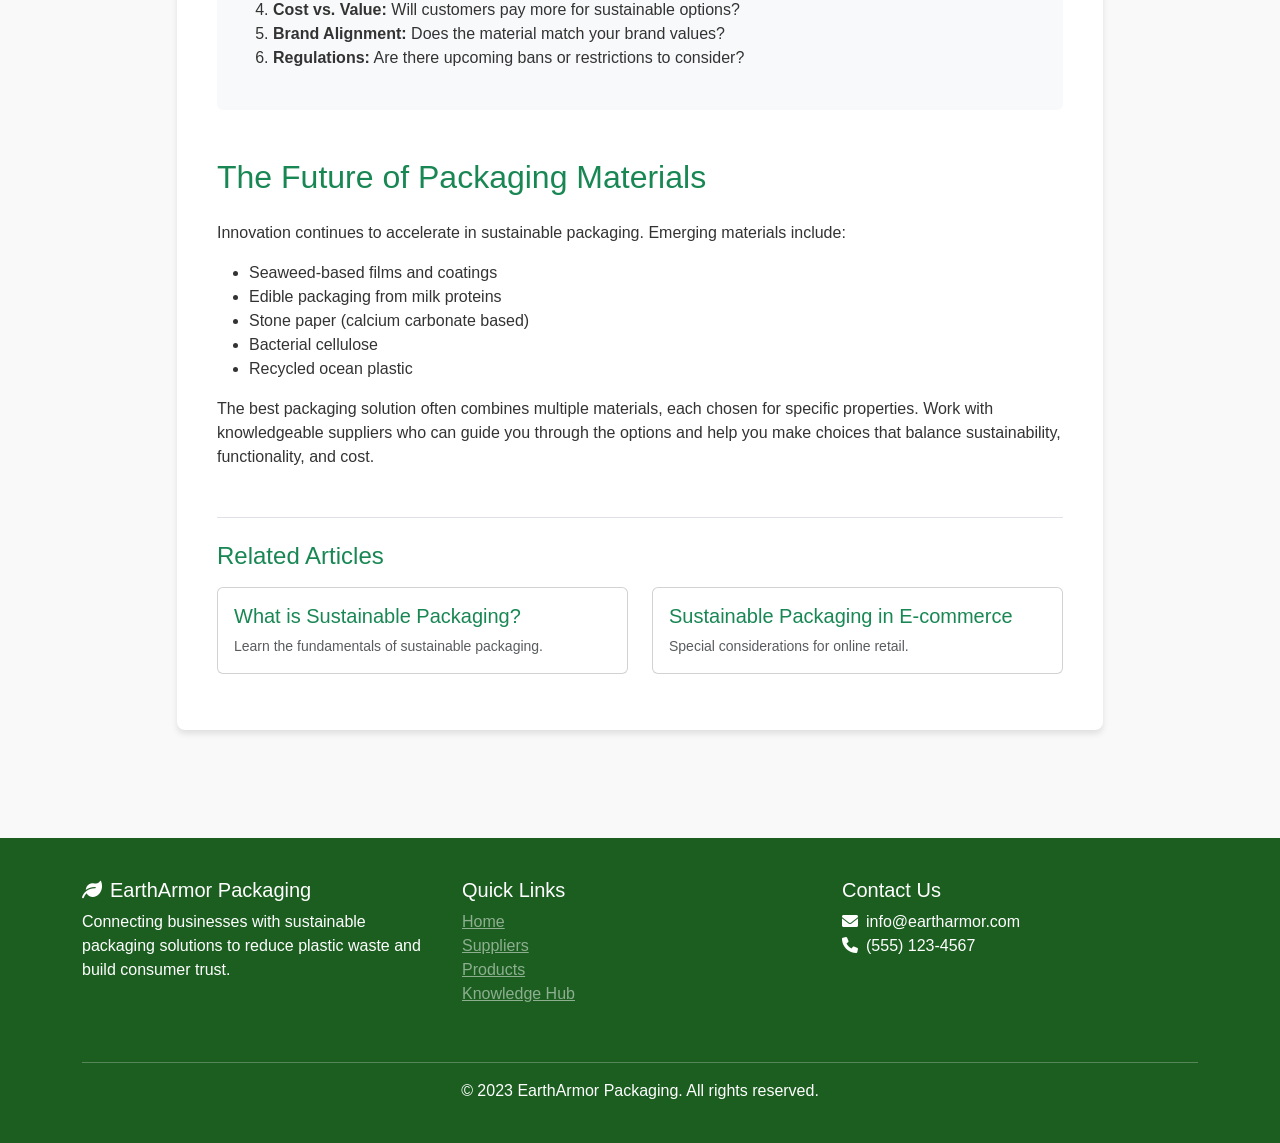
<file: article-comparing-materials.html>
<!DOCTYPE html>
<html lang="en">
  <head>
    <meta charset="UTF-8" />
    <meta name="viewport" content="width=device-width, initial-scale=1.0" />
    <title>Comparing Different Packaging Materials - EarthArmor Packaging</title>
    <link
      href="https://cdn.jsdelivr.net/npm/bootstrap@5.3.0-alpha1/dist/css/bootstrap.min.css"
      rel="stylesheet"
    />
    <link
      rel="stylesheet"
      href="https://cdnjs.cloudflare.com/ajax/libs/font-awesome/6.0.0/css/all.min.css"
    />
    <link rel="stylesheet" href="styles.css" />
    <style>
      :root {
        --primary: #2e7d32;
        --secondary: #4caf50;
        --accent: #8bc34a;
        --light: #f1f8e9;
        --dark: #1b5e20;
      }

      body {
        font-family: "Segoe UI", Tahoma, Geneva, Verdana, sans-serif;
        color: #333;
        background-color: #f9f9f9;
      }

      .navbar {
        background-color: var(--primary);
        box-shadow: 0 2px 4px rgba(0, 0, 0, 0.1);
      }

      .navbar-brand {
        font-weight: bold;
        color: white !important;
      }

      .nav-link {
        color: rgba(255, 255, 255, 0.85) !important;
      }

      .nav-link:hover {
        color: white !important;
      }

      .article-header {
        background: linear-gradient(
            rgba(46, 125, 50, 0.8),
            rgba(46, 125, 50, 0.9)
          ),
          url("https://images.unsplash.com/photo-1607619056574-7b8d3ee536b2?ixlib=rb-1.2.1&auto=format&fit=crop&w=1350&q=80");
        background-size: cover;
        background-position: center;
        color: white;
        padding: 80px 0 40px;
      }

      .article-content {
        background: white;
        padding: 40px;
        border-radius: 8px;
        box-shadow: 0 4px 6px rgba(0, 0, 0, 0.1);
        margin-top: -40px;
      }

      .btn-primary {
        background-color: var(--primary);
        border-color: var(--primary);
      }

      .btn-primary:hover {
        background-color: var(--dark);
        border-color: var(--dark);
      }

      .footer {
        background-color: var(--dark);
        color: white;
        padding: 40px 0;
        margin-top: 60px;
      }

      .comparison-table {
        overflow-x: auto;
      }
    </style>
  </head>
  <body>
    <!-- Navigation -->
    <nav class="navbar navbar-expand-lg navbar-dark sticky-top">
      <div class="container">
        <a class="navbar-brand" href="index.html">
          <i class="fas fa-leaf me-2"></i>EarthArmor Packaging
        </a>
        <button
          class="navbar-toggler"
          type="button"
          data-bs-toggle="collapse"
          data-bs-target="#navbarNav"
        >
          <span class="navbar-toggler-icon"></span>
        </button>
        <div class="collapse navbar-collapse" id="navbarNav">
          <ul class="navbar-nav ms-auto">
            <li class="nav-item">
              <a class="nav-link" href="index.html">Home</a>
            </li>
            <li class="nav-item">
              <a class="nav-link" href="suppliers.html">Suppliers</a>
            </li>
            <li class="nav-item">
              <a class="nav-link" href="products.html">Products</a>
            </li>
            <li class="nav-item">
              <a class="nav-link" href="knowledge-hub.html">Knowledge Hub</a>
            </li>
            <li class="nav-item">
              <a class="btn btn-outline-light ms-2" href="contact.html">Contact Us</a>
            </li>
            <li class="nav-item dropdown ms-2">
              <a
                class="nav-link dropdown-toggle d-flex align-items-center"
                href="#"
                id="miniCartDropdown"
                role="button"
                data-bs-toggle="dropdown"
                aria-expanded="false"
              >
                <i class="fas fa-shopping-cart"></i>
                <span id="navCartCount" class="badge bg-danger ms-1">0</span>
              </a>
              <ul
                class="dropdown-menu dropdown-menu-end p-3"
                aria-labelledby="miniCartDropdown"
                style="min-width: 300px"
              >
                <li id="miniCartPreview">
                  <div class="text-muted small">Cart is empty</div>
                </li>
                <li><hr class="dropdown-divider" /></li>
                <li class="d-flex justify-content-between">
                  <button class="btn btn-sm btn-secondary" id="viewCartBtn">
                    View Cart</button
                  ><button class="btn btn-sm btn-primary" id="miniCheckoutBtn">
                    Checkout
                  </button>
                </li>
              </ul>
            </li>
          </ul>
        </div>
      </div>
    </nav>

    <!-- Article Header -->
    <section class="article-header">
      <div class="container">
        <a href="knowledge-hub.html" class="btn btn-outline-light mb-3">
          <i class="fas fa-arrow-left me-2"></i>Back to Knowledge Hub
        </a>
        <h1 class="display-4 fw-bold mb-3">Comparing Different Packaging Materials</h1>
        <p class="lead">
          <i class="fas fa-calendar me-2"></i>Published: November 2025
          <i class="fas fa-clock ms-3 me-2"></i>8 min read
        </p>
      </div>
    </section>

    <!-- Article Content -->
    <section class="py-5">
      <div class="container">
        <div class="row">
          <div class="col-lg-10 mx-auto">
            <div class="article-content">
              <p class="lead">
                Understanding the best packaging materials is crucial in our evolving approach towards sustainability. We've summarized material characteristics to guide informed choices.
              </p>

              <h2 class="text-success mb-4 mt-5">Material Comparison Overview</h2>
              <p>
                Choosing the right packaging material involves balancing multiple factors: environmental impact, cost, functionality, and customer perception. This comprehensive guide compares the most common sustainable packaging materials to help you make informed decisions.
              </p>

              <div class="comparison-table mt-5">
                <table class="table table-bordered">
                  <thead class="table-success">
                    <tr>
                      <th>Material</th>
                      <th>Recyclability</th>
                      <th>Biodegradability</th>
                      <th>Cost</th>
                      <th>Durability</th>
                      <th>Carbon Footprint</th>
                    </tr>
                  </thead>
                  <tbody>
                    <tr>
                      <td><strong>Paper/Cardboard</strong></td>
                      <td><span class="text-success">✓ Excellent</span></td>
                      <td><span class="text-success">✓ Yes</span></td>
                      <td>$$</td>
                      <td>Medium</td>
                      <td>Low-Medium</td>
                    </tr>
                    <tr>
                      <td><strong>Glass</strong></td>
                      <td><span class="text-success">✓ Infinite</span></td>
                      <td><span class="text-muted">✗ No (Inert)</span></td>
                      <td>$$$</td>
                      <td>High</td>
                      <td>High</td>
                    </tr>
                    <tr>
                      <td><strong>Metal (Aluminum/Steel)</strong></td>
                      <td><span class="text-success">✓ Infinite</span></td>
                      <td><span class="text-muted">✗ No (Inert)</span></td>
                      <td>$$$</td>
                      <td>Very High</td>
                      <td>Medium-High</td>
                    </tr>
                    <tr>
                      <td><strong>Bio-plastics (PLA)</strong></td>
                      <td><span class="text-warning">△ Limited</span></td>
                      <td><span class="text-warning">△ Industrial Only</span></td>
                      <td>$$-$$$</td>
                      <td>Medium</td>
                      <td>Low-Medium</td>
                    </tr>
                    <tr>
                      <td><strong>Mushroom Packaging</strong></td>
                      <td><span class="text-muted">✗ N/A</span></td>
                      <td><span class="text-success">✓ Fully</span></td>
                      <td>$$$-$$$$</td>
                      <td>Medium</td>
                      <td>Very Low</td>
                    </tr>
                    <tr>
                      <td><strong>Wood/Bamboo</strong></td>
                      <td><span class="text-warning">△ Limited</span></td>
                      <td><span class="text-success">✓ Yes</span></td>
                      <td>$$-$$$</td>
                      <td>High</td>
                      <td>Low</td>
                    </tr>
                  </tbody>
                </table>
              </div>

              <h2 class="text-success mb-4 mt-5">Detailed Material Analysis</h2>

              <h3 class="mt-5 mb-3">Paper & Cardboard</h3>
              <div class="row mb-4">
                <div class="col-md-6">
                  <h5 class="text-success">Advantages</h5>
                  <ul>
                    <li>Widely recyclable infrastructure exists</li>
                    <li>Biodegradable and compostable</li>
                    <li>Renewable when from certified forests (FSC, PEFC)</li>
                    <li>Lightweight, reducing transport emissions</li>
                    <li>Good printability for branding</li>
                  </ul>
                </div>
                <div class="col-md-6">
                  <h5 class="text-danger">Limitations</h5>
                  <ul>
                    <li>Not waterproof without coating</li>
                    <li>Less protective for fragile items</li>
                    <li>Can be bulky for certain applications</li>
                    <li>Deforestation concerns if not certified</li>
                  </ul>
                </div>
              </div>
              <p><strong>Best For:</strong> Dry goods, shipping boxes, food takeout containers, protective padding</p>

              <h3 class="mt-5 mb-3">Glass</h3>
              <div class="row mb-4">
                <div class="col-md-6">
                  <h5 class="text-success">Advantages</h5>
                  <ul>
                    <li>Infinitely recyclable without quality loss</li>
                    <li>Completely inert - no chemical leaching</li>
                    <li>Premium perception and aesthetics</li>
                    <li>Excellent barrier properties</li>
                    <li>Suitable for hot-fill applications</li>
                  </ul>
                </div>
                <div class="col-md-6">
                  <h5 class="text-danger">Limitations</h5>
                  <ul>
                    <li>Heavy, increasing transport emissions</li>
                    <li>Fragile and breakable</li>
                    <li>Higher production energy requirements</li>
                    <li>More expensive than alternatives</li>
                  </ul>
                </div>
              </div>
              <p><strong>Best For:</strong> Beverages, premium foods, cosmetics, pharmaceutical products</p>

              <h3 class="mt-5 mb-3">Metal (Aluminum & Steel)</h3>
              <div class="row mb-4">
                <div class="col-md-6">
                  <h5 class="text-success">Advantages</h5>
                  <ul>
                    <li>Infinitely recyclable</li>
                    <li>Excellent protection and durability</li>
                    <li>Long shelf life for contents</li>
                    <li>Lightweight (aluminum)</li>
                    <li>Good barrier to light and oxygen</li>
                  </ul>
                </div>
                <div class="col-md-6">
                  <h5 class="text-danger">Limitations</h5>
                  <ul>
                    <li>High initial production energy</li>
                    <li>Can be expensive</li>
                    <li>May require linings for acidic foods</li>
                    <li>Mining impacts for raw materials</li>
                  </ul>
                </div>
              </div>
              <p><strong>Best For:</strong> Beverages, canned foods, aerosols, long-term storage</p>

              <h3 class="mt-5 mb-3">Bio-plastics (PLA, PHA, etc.)</h3>
              <div class="row mb-4">
                <div class="col-md-6">
                  <h5 class="text-success">Advantages</h5>
                  <ul>
                    <li>Made from renewable resources</li>
                    <li>Lower carbon footprint than traditional plastic</li>
                    <li>Compostable in industrial facilities</li>
                    <li>Similar functionality to conventional plastics</li>
                  </ul>
                </div>
                <div class="col-md-6">
                  <h5 class="text-danger">Limitations</h5>
                  <ul>
                    <li>Requires industrial composting</li>
                    <li>Can contaminate plastic recycling streams</li>
                    <li>May compete with food crops for land</li>
                    <li>Not suitable for all temperatures</li>
                    <li>Limited lifespan</li>
                  </ul>
                </div>
              </div>
              <p><strong>Best For:</strong> Food service items, short-term packaging, fresh produce</p>

              <h3 class="mt-5 mb-3">Mushroom Packaging</h3>
              <div class="row mb-4">
                <div class="col-md-6">
                  <h5 class="text-success">Advantages</h5>
                  <ul>
                    <li>Grows in days from agricultural waste</li>
                    <li>Fully compostable at home</li>
                    <li>Very low carbon footprint</li>
                    <li>Custom moldable shapes</li>
                    <li>Fire resistant</li>
                  </ul>
                </div>
                <div class="col-md-6">
                  <h5 class="text-danger">Limitations</h5>
                  <ul>
                    <li>Currently expensive</li>
                    <li>Limited availability</li>
                    <li>Sensitive to moisture</li>
                    <li>Relatively new technology</li>
                  </ul>
                </div>
              </div>
              <p><strong>Best For:</strong> Protective packaging, electronics, wine shipping, premium products</p>

              <h3 class="mt-5 mb-3">Wood & Bamboo</h3>
              <div class="row mb-4">
                <div class="col-md-6">
                  <h5 class="text-success">Advantages</h5>
                  <ul>
                    <li>Renewable and biodegradable</li>
                    <li>Strong and durable</li>
                    <li>Natural aesthetic appeal</li>
                    <li>Bamboo grows extremely fast</li>
                    <li>Can be reused multiple times</li>
                  </ul>
                </div>
                <div class="col-md-6">
                  <h5 class="text-danger">Limitations</h5>
                  <ul>
                    <li>Can be heavy</li>
                    <li>May require treatment for food contact</li>
                    <li>Limited recycling infrastructure</li>
                    <li>Deforestation concerns (wood)</li>
                  </ul>
                </div>
              </div>
              <p><strong>Best For:</strong> Cutlery, pallets, crates, premium gift packaging, utensils</p>

              <div class="bg-light p-4 rounded my-5">
                <h4 class="text-success mb-3"><i class="fas fa-compass me-2"></i>Decision Framework</h4>
                <p class="mb-3">When choosing packaging materials, consider:</p>
                <ol>
                  <li><strong>Product Requirements:</strong> What protection does your product need?</li>
                  <li><strong>End-of-Life Options:</strong> What disposal infrastructure exists in your market?</li>
                  <li><strong>Supply Chain:</strong> Can you source materials reliably and sustainably?</li>
                  <li><strong>Cost vs. Value:</strong> Will customers pay more for sustainable options?</li>
                  <li><strong>Brand Alignment:</strong> Does the material match your brand values?</li>
                  <li><strong>Regulations:</strong> Are there upcoming bans or restrictions to consider?</li>
                </ol>
              </div>

              <h2 class="text-success mb-4 mt-5">The Future of Packaging Materials</h2>
              <p>
                Innovation continues to accelerate in sustainable packaging. Emerging materials include:
              </p>
              <ul>
                <li>Seaweed-based films and coatings</li>
                <li>Edible packaging from milk proteins</li>
                <li>Stone paper (calcium carbonate based)</li>
                <li>Bacterial cellulose</li>
                <li>Recycled ocean plastic</li>
              </ul>

              <p>
                The best packaging solution often combines multiple materials, each chosen for specific properties. Work with knowledgeable suppliers who can guide you through the options and help you make choices that balance sustainability, functionality, and cost.
              </p>

              <div class="mt-5 pt-4 border-top">
                <h4 class="text-success mb-3">Related Articles</h4>
                <div class="row">
                  <div class="col-md-6 mb-3">
                    <a href="article-what-is-sustainable.html" class="text-decoration-none">
                      <div class="card h-100">
                        <div class="card-body">
                          <h5 class="card-title text-success">What is Sustainable Packaging?</h5>
                          <p class="card-text text-muted small">Learn the fundamentals of sustainable packaging.</p>
                        </div>
                      </div>
                    </a>
                  </div>
                  <div class="col-md-6 mb-3">
                    <a href="article-ecommerce-packaging.html" class="text-decoration-none">
                      <div class="card h-100">
                        <div class="card-body">
                          <h5 class="card-title text-success">Sustainable Packaging in E-commerce</h5>
                          <p class="card-text text-muted small">Special considerations for online retail.</p>
                        </div>
                      </div>
                    </a>
                  </div>
                </div>
              </div>
            </div>
          </div>
        </div>
      </div>
    </section>

    <!-- Footer -->
    <footer class="footer">
      <div class="container">
        <div class="row">
          <div class="col-md-4 mb-4">
            <h5><i class="fas fa-leaf me-2"></i>EarthArmor Packaging</h5>
            <p>
              Connecting businesses with sustainable packaging solutions to
              reduce plastic waste and build consumer trust.
            </p>
          </div>
          <div class="col-md-4 mb-4">
            <h5>Quick Links</h5>
            <ul class="list-unstyled">
              <li><a href="index.html" class="text-white-50">Home</a></li>
              <li><a href="suppliers.html" class="text-white-50">Suppliers</a></li>
              <li><a href="products.html" class="text-white-50">Products</a></li>
              <li><a href="knowledge-hub.html" class="text-white-50">Knowledge Hub</a></li>
            </ul>
          </div>
          <div class="col-md-4 mb-4">
            <h5>Contact Us</h5>
            <ul class="list-unstyled">
              <li><i class="fas fa-envelope me-2"></i>info@eartharmor.com</li>
              <li><i class="fas fa-phone me-2"></i>(555) 123-4567</li>
            </ul>
          </div>
        </div>
        <hr class="bg-white" />
        <div class="text-center">
          <p class="mb-0">&copy; 2023 EarthArmor Packaging. All rights reserved.</p>
        </div>
      </div>
    </footer>

    <!-- Cart Offcanvas -->
    <div class="offcanvas offcanvas-end" tabindex="-1" id="cartOffcanvas">
      <div class="offcanvas-header">
        <h5 class="offcanvas-title">Cart</h5>
        <button
          type="button"
          class="btn-close text-reset"
          data-bs-dismiss="offcanvas"
        ></button>
      </div>
      <div class="offcanvas-body">
        <div id="cartItems" class="mb-2">
          <!-- cart items rendered here with editable qty controls -->
        </div>
        <div class="mt-3">
          <strong>Total: $<span id="cartTotal">0.00</span></strong>
        </div>
        <div class="mt-3 d-flex gap-2">
          <button class="btn btn-primary" id="checkoutBtn">Checkout</button>
          <button class="btn btn-secondary" id="clearCartBtn">Clear</button>
        </div>
      </div>
    </div>

    <!-- Checkout Modal -->
    <div class="modal fade" id="checkoutModal" tabindex="-1">
      <div class="modal-dialog modal-lg">
        <div class="modal-content">
          <div class="modal-header" style="background-color: var(--primary); color: white;">
            <h5 class="modal-title"><i class="fas fa-shopping-cart me-2"></i>Checkout</h5>
            <button type="button" class="btn-close btn-close-white" data-bs-dismiss="modal"></button>
          </div>
          <div class="modal-body">
            <form id="checkoutForm">
              <div class="row">
                <div class="col-md-7">
                  <h6 class="mb-3 fw-bold"><i class="fas fa-truck me-2"></i>Shipping Information</h6>
                  <div class="mb-3">
                    <label for="checkoutName" class="form-label">Full Name *</label>
                    <input type="text" class="form-control" id="checkoutName" required>
                    <div class="invalid-feedback">Please enter your name</div>
                  </div>
                  <div class="mb-3">
                    <label for="checkoutEmail" class="form-label">Email Address *</label>
                    <input type="email" class="form-control" id="checkoutEmail" required>
                    <div class="invalid-feedback">Please enter a valid email</div>
                  </div>
                  <div class="mb-3">
                    <label for="checkoutPhone" class="form-label">Phone Number</label>
                    <input type="tel" class="form-control" id="checkoutPhone">
                  </div>
                  <div class="mb-3">
                    <label for="checkoutAddress" class="form-label">Street Address *</label>
                    <input type="text" class="form-control" id="checkoutAddress" required>
                    <div class="invalid-feedback">Please enter your address</div>
                  </div>
                  <div class="row">
                    <div class="col-md-6 mb-3">
                      <label for="checkoutCity" class="form-label">City *</label>
                      <input type="text" class="form-control" id="checkoutCity" required>
                      <div class="invalid-feedback">Please enter your city</div>
                    </div>
                    <div class="col-md-6 mb-3">
                      <label for="checkoutZip" class="form-label">ZIP / Postal Code *</label>
                      <input type="text" class="form-control" id="checkoutZip" required>
                      <div class="invalid-feedback">Please enter your ZIP code</div>
                    </div>
                  </div>
                  <div class="mb-3">
                    <label for="checkoutCountry" class="form-label">Country *</label>
                    <select class="form-select" id="checkoutCountry" required>
                      <option value="">Select Country</option>
                      <option value="US">United States</option>
                      <option value="CA">Canada</option>
                      <option value="UK">United Kingdom</option>
                      <option value="DE">Germany</option>
                      <option value="FR">France</option>
                      <option value="ES">Spain</option>
                      <option value="IT">Italy</option>
                      <option value="NL">Netherlands</option>
                      <option value="AU">Australia</option>
                      <option value="OTHER">Other</option>
                    </select>
                    <div class="invalid-feedback">Please select your country</div>
                  </div>
                  <hr class="my-4">
                  <h6 class="mb-3 fw-bold"><i class="fas fa-credit-card me-2"></i>Payment Information</h6>
                  <div class="mb-3">
                    <label for="checkoutCard" class="form-label">Card Number *</label>
                    <input type="text" class="form-control" id="checkoutCard" placeholder="1234 5678 9012 3456" maxlength="19">
                    <div class="invalid-feedback">Please enter a valid card number</div>
                  </div>
                  <div class="row">
                    <div class="col-md-6 mb-3">
                      <label for="checkoutExpiry" class="form-label">Expiry Date *</label>
                      <input type="text" class="form-control" id="checkoutExpiry" placeholder="MM/YY" maxlength="5">
                      <div class="invalid-feedback">Please enter a valid expiry date (MM/YY)</div>
                    </div>
                    <div class="col-md-6 mb-3">
                      <label for="checkoutCvv" class="form-label">CVV *</label>
                      <input type="text" class="form-control" id="checkoutCvv" placeholder="123" maxlength="4">
                      <div class="invalid-feedback">Please enter a valid CVV</div>
                    </div>
                  </div>
                </div>
                <div class="col-md-5">
                  <div class="card bg-light">
                    <div class="card-body">
                      <h6 class="card-title fw-bold mb-3"><i class="fas fa-receipt me-2"></i>Order Summary</h6>
                      <div id="checkoutSummary" class="mb-3" style="max-height: 200px; overflow-y: auto;"></div>
                      <hr>
                      <div class="d-flex justify-content-between mb-2">
                        <span>Subtotal</span>
                        <span id="checkoutSubtotal">$0.00</span>
                      </div>
                      <div class="d-flex justify-content-between mb-2">
                        <span>Shipping</span>
                        <span id="checkoutShipping">$0.00</span>
                      </div>
                      <div class="small text-muted mb-3">
                        <i class="fas fa-info-circle me-1"></i>Free shipping on orders over $100
                      </div>
                      <hr>
                      <div class="d-flex justify-content-between fw-bold fs-5">
                        <span>Total</span>
                        <span id="checkoutTotal" style="color: var(--primary);">$0.00</span>
                      </div>
                    </div>
                  </div>
                  <div class="mt-3 small text-muted">
                    <p class="mb-2"><i class="fas fa-lock me-2"></i>Your payment is secure and encrypted</p>
                    <p class="mb-0"><i class="fas fa-undo me-2"></i>30-day return policy</p>
                  </div>
                </div>
              </div>
            </form>
          </div>
          <div class="modal-footer">
            <button type="button" class="btn btn-secondary" data-bs-dismiss="modal">Cancel</button>
            <button type="button" class="btn btn-primary btn-lg" id="placeOrderBtn">
              <i class="fas fa-check me-2"></i>Place Order
            </button>
          </div>
        </div>
      </div>
    </div>
    
    <!-- Order Confirmation Modal -->
    <div class="modal fade" id="orderConfirmModal" tabindex="-1">
      <div class="modal-dialog">
        <div class="modal-content">
          <div class="modal-header" style="background-color: var(--primary); color: white;">
            <h5 class="modal-title"><i class="fas fa-check-circle me-2"></i>Order Confirmed!</h5>
            <button type="button" class="btn-close btn-close-white" data-bs-dismiss="modal"></button>
          </div>
          <div class="modal-body text-center py-4">
            <div class="mb-4">
              <i class="fas fa-check-circle fa-5x" style="color: var(--primary);"></i>
            </div>
            <h4 class="mb-3">Thank You for Your Order!</h4>
            <p class="text-muted mb-4">Your order has been successfully placed.</p>
            <div class="card bg-light mb-4">
              <div class="card-body">
                <div class="row text-start">
                  <div class="col-6 mb-2">
                    <small class="text-muted">Order Number</small>
                    <div class="fw-bold" id="confirmOrderNumber">-</div>
                  </div>
                  <div class="col-6 mb-2">
                    <small class="text-muted">Total Amount</small>
                    <div class="fw-bold" id="confirmTotal">-</div>
                  </div>
                </div>
                <div class="text-start mt-2">
                  <small class="text-muted">Confirmation sent to</small>
                  <div class="fw-bold" id="confirmEmail">-</div>
                </div>
                <hr>
                <div class="text-start">
                  <small class="text-muted">Items</small>
                  <div id="confirmItems" class="small mt-1"></div>
                </div>
              </div>
            </div>
            <p class="small text-muted">You will receive an email confirmation shortly with tracking information.</p>
          </div>
          <div class="modal-footer justify-content-center">
            <a href="products.html" class="btn btn-outline-primary">Continue Shopping</a>
            <button type="button" class="btn btn-primary" data-bs-dismiss="modal">Close</button>
          </div>
        </div>
      </div>
    </div>

    <script src="https://cdn.jsdelivr.net/npm/bootstrap@5.3.0-alpha1/dist/js/bootstrap.bundle.min.js"></script>
    <script src="app.js"></script>
  </body>
</html>
</file>
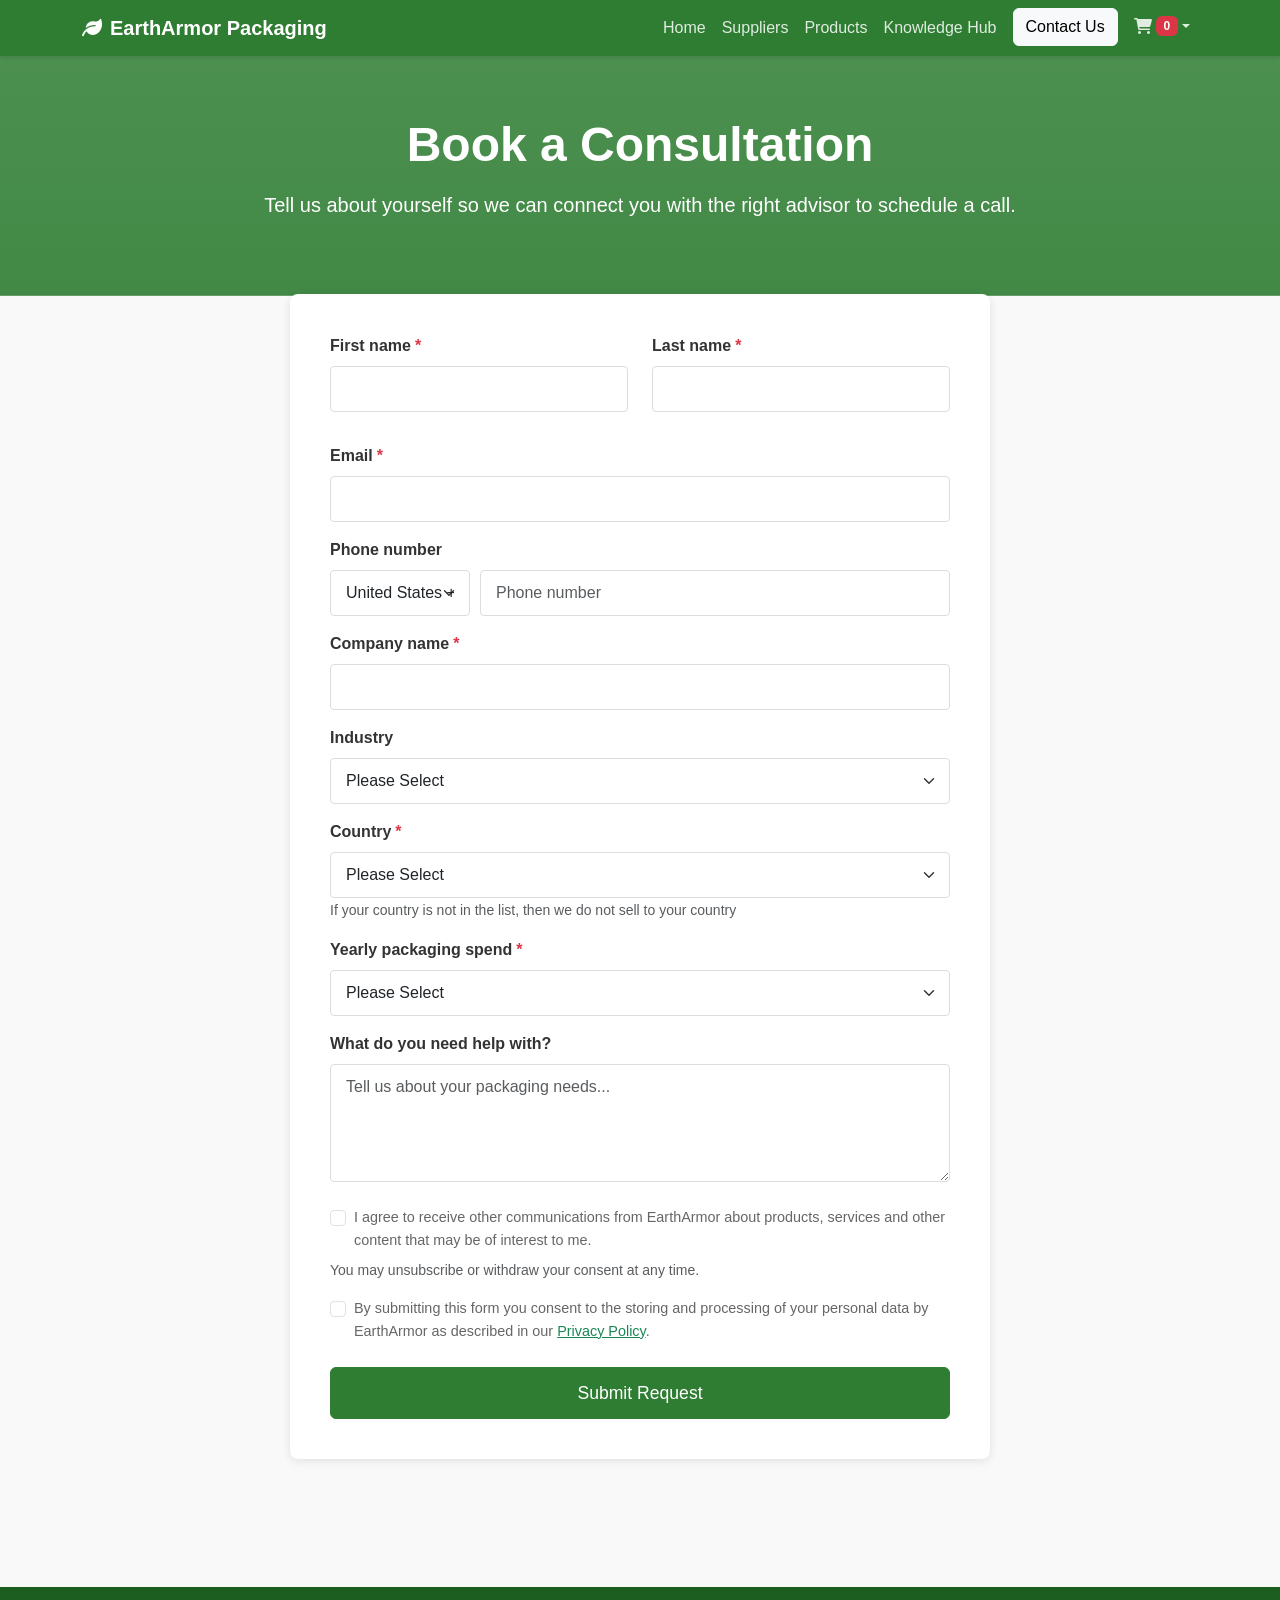
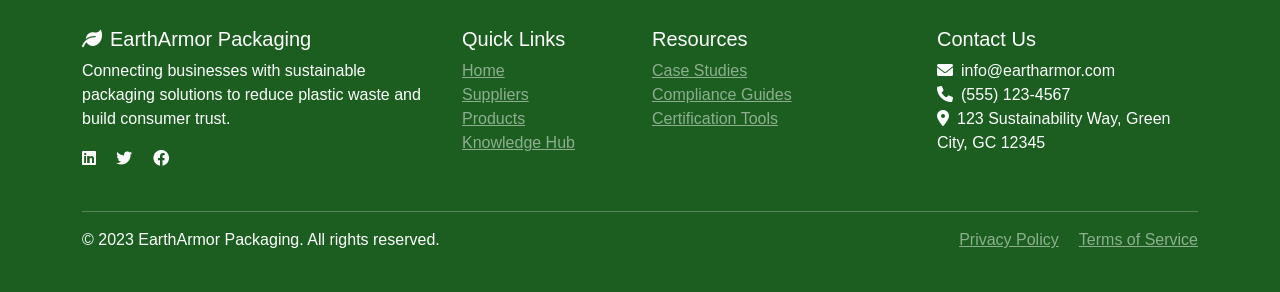
<file: contact.html>
<!DOCTYPE html>
<html lang="en">
  <head>
    <meta charset="UTF-8" />
    <meta name="viewport" content="width=device-width, initial-scale=1.0" />
    <title>Book a Consultation - EarthArmor Packaging</title>
    <link
      href="https://cdn.jsdelivr.net/npm/bootstrap@5.3.0-alpha1/dist/css/bootstrap.min.css"
      rel="stylesheet"
    />
    <link
      rel="stylesheet"
      href="https://cdnjs.cloudflare.com/ajax/libs/font-awesome/6.0.0/css/all.min.css"
    />
    <link rel="stylesheet" href="styles.css" />
    <style>
      :root {
        --primary: #2e7d32;
        --secondary: #4caf50;
        --accent: #8bc34a;
        --light: #f1f8e9;
        --dark: #1b5e20;
      }

      body {
        font-family: "Segoe UI", Tahoma, Geneva, Verdana, sans-serif;
        color: #333;
        background-color: #f9f9f9;
      }

      .navbar {
        background-color: var(--primary);
        box-shadow: 0 2px 4px rgba(0, 0, 0, 0.1);
      }

      .navbar-brand {
        font-weight: bold;
        color: white !important;
      }

      .nav-link {
        color: rgba(255, 255, 255, 0.85) !important;
      }

      .nav-link:hover {
        color: white !important;
      }

      .hero-section {
        background: linear-gradient(
            rgba(46, 125, 50, 0.85),
            rgba(46, 125, 50, 0.9)
          ),
          url("https://images.unsplash.com/photo-1556761175-b413da4baf72?ixlib=rb-1.2.1&auto=format&fit=crop&w=1350&q=80");
        background-size: cover;
        background-position: center;
        color: white;
        padding: 60px 0;
        text-align: center;
      }

      .btn-primary {
        background-color: var(--primary);
        border-color: var(--primary);
        padding: 12px 40px;
        font-size: 1.1rem;
      }

      .btn-primary:hover {
        background-color: var(--dark);
        border-color: var(--dark);
      }

      .form-container {
        background: white;
        padding: 40px;
        border-radius: 8px;
        box-shadow: 0 2px 10px rgba(0, 0, 0, 0.1);
        max-width: 700px;
        margin: -50px auto 0;
        position: relative;
      }

      .form-label {
        font-weight: 600;
        color: #333;
        margin-bottom: 8px;
      }

      .form-control,
      .form-select {
        border: 1px solid #ddd;
        padding: 10px 15px;
        border-radius: 4px;
      }

      .form-control:focus,
      .form-select:focus {
        border-color: var(--primary);
        box-shadow: 0 0 0 0.2rem rgba(46, 125, 50, 0.25);
      }

      .required-field::after {
        content: "*";
        color: #dc3545;
        margin-left: 4px;
      }

      .phone-input-group {
        display: flex;
        gap: 10px;
      }

      .country-code-select {
        width: 140px;
        flex-shrink: 0;
      }

      .footer {
        background-color: var(--dark);
        color: white;
        padding: 40px 0;
        margin-top: 80px;
      }

      .consent-text {
        font-size: 0.9rem;
        color: #666;
        line-height: 1.6;
      }

      .form-check-input:checked {
        background-color: var(--primary);
        border-color: var(--primary);
      }

      .subtitle {
        color: #666;
        font-size: 1.1rem;
        margin-bottom: 30px;
      }
    </style>
  </head>
  <body>
    <!-- Navigation -->
    <nav class="navbar navbar-expand-lg navbar-dark sticky-top">
      <div class="container">
        <a class="navbar-brand" href="index.html">
          <i class="fas fa-leaf me-2"></i>EarthArmor Packaging
        </a>
        <button
          class="navbar-toggler"
          type="button"
          data-bs-toggle="collapse"
          data-bs-target="#navbarNav"
        >
          <span class="navbar-toggler-icon"></span>
        </button>
        <div class="collapse navbar-collapse" id="navbarNav">
          <ul class="navbar-nav ms-auto">
            <li class="nav-item">
              <a class="nav-link" href="index.html">Home</a>
            </li>
            <li class="nav-item">
              <a class="nav-link" href="suppliers.html">Suppliers</a>
            </li>
            <li class="nav-item">
              <a class="nav-link" href="products.html">Products</a>
            </li>
            <li class="nav-item">
              <a class="nav-link" href="knowledge-hub.html">Knowledge Hub</a>
            </li>
            <li class="nav-item">
              <a class="btn btn-outline-light ms-2 active" href="contact.html">Contact Us</a>
            </li>
            <li class="nav-item dropdown ms-2">
              <a
                class="nav-link dropdown-toggle d-flex align-items-center"
                href="#"
                id="miniCartDropdown"
                role="button"
                data-bs-toggle="dropdown"
                aria-expanded="false"
              >
                <i class="fas fa-shopping-cart"></i>
                <span id="navCartCount" class="badge bg-danger ms-1">0</span>
              </a>
              <ul
                class="dropdown-menu dropdown-menu-end p-3"
                aria-labelledby="miniCartDropdown"
                style="min-width: 300px"
              >
                <li id="miniCartPreview">
                  <div class="text-muted small">Cart is empty</div>
                </li>
                <li><hr class="dropdown-divider" /></li>
                <li class="d-flex justify-content-between">
                  <button class="btn btn-sm btn-secondary" id="viewCartBtn">
                    View Cart</button
                  ><button class="btn btn-sm btn-primary" id="miniCheckoutBtn">
                    Checkout
                  </button>
                </li>
              </ul>
            </li>
          </ul>
        </div>
      </div>
    </nav>

    <!-- Hero Section -->
    <section class="hero-section">
      <div class="container">
        <h1 class="display-5 fw-bold mb-3">Book a Consultation</h1>
        <p class="lead">
          Tell us about yourself so we can connect you with the right advisor to schedule a call.
        </p>
      </div>
    </section>

    <!-- Contact Form Section -->
    <section class="py-5">
      <div class="container">
        <div class="form-container">
          <form id="contactForm">
            <div class="row mb-3">
              <div class="col-md-6 mb-3">
                <label for="firstName" class="form-label required-field">First name</label>
                <input
                  type="text"
                  class="form-control"
                  id="firstName"
                  name="firstName"
                  required
                />
              </div>
              <div class="col-md-6 mb-3">
                <label for="lastName" class="form-label required-field">Last name</label>
                <input
                  type="text"
                  class="form-control"
                  id="lastName"
                  name="lastName"
                  required
                />
              </div>
            </div>

            <div class="mb-3">
              <label for="email" class="form-label required-field">Email</label>
              <input
                type="email"
                class="form-control"
                id="email"
                name="email"
                required
              />
            </div>

            <div class="mb-3">
              <label for="phone" class="form-label">Phone number</label>
              <div class="phone-input-group">
                <select class="form-select country-code-select" id="countryCode" name="countryCode">
                  <option value="+1" selected>United States +1</option>
                  <option value="+44">United Kingdom +44</option>
                  <option value="+49">Germany +49</option>
                  <option value="+33">France +33</option>
                  <option value="+39">Italy +39</option>
                  <option value="+34">Spain +34</option>
                  <option value="+31">Netherlands +31</option>
                  <option value="+46">Sweden +46</option>
                  <option value="+48">Poland +48</option>
                  <option value="+32">Belgium +32</option>
                  <option value="+43">Austria +43</option>
                  <option value="+41">Switzerland +41</option>
                  <option value="+45">Denmark +45</option>
                  <option value="+47">Norway +47</option>
                  <option value="+358">Finland +358</option>
                  <option value="+351">Portugal +351</option>
                  <option value="+353">Ireland +353</option>
                  <option value="+30">Greece +30</option>
                  <option value="+420">Czech Republic +420</option>
                </select>
                <input
                  type="tel"
                  class="form-control"
                  id="phone"
                  name="phone"
                  placeholder="Phone number"
                  style="flex: 1;"
                />
              </div>
            </div>

            <div class="mb-3">
              <label for="companyName" class="form-label required-field">Company name</label>
              <input
                type="text"
                class="form-control"
                id="companyName"
                name="companyName"
                required
              />
            </div>

            <div class="mb-3">
              <label for="industry" class="form-label">Industry</label>
              <select class="form-select" id="industry" name="industry">
                <option value="" selected>Please Select</option>
                <option value="food-beverage">Food & Beverage</option>
                <option value="retail">Retail</option>
                <option value="e-commerce">E-commerce</option>
                <option value="cosmetics">Cosmetics & Beauty</option>
                <option value="healthcare">Healthcare & Pharmaceuticals</option>
                <option value="manufacturing">Manufacturing</option>
                <option value="hospitality">Hospitality & Events</option>
                <option value="logistics">Logistics & Distribution</option>
                <option value="agriculture">Agriculture</option>
                <option value="other">Other</option>
              </select>
            </div>

            <div class="mb-3">
              <label for="country" class="form-label required-field">Country</label>
              <select class="form-select" id="country" name="country" required>
                <option value="" selected>Please Select</option>
                <optgroup label="European Countries">
                  <option value="Germany">Germany</option>
                  <option value="France">France</option>
                  <option value="Italy">Italy</option>
                  <option value="Spain">Spain</option>
                  <option value="Netherlands">Netherlands</option>
                  <option value="Sweden">Sweden</option>
                  <option value="Poland">Poland</option>
                  <option value="Belgium">Belgium</option>
                  <option value="Austria">Austria</option>
                  <option value="Switzerland">Switzerland</option>
                  <option value="Denmark">Denmark</option>
                  <option value="Norway">Norway</option>
                  <option value="Finland">Finland</option>
                  <option value="Portugal">Portugal</option>
                  <option value="Ireland">Ireland</option>
                  <option value="Greece">Greece</option>
                  <option value="Czech Republic">Czech Republic</option>
                  <option value="Romania">Romania</option>
                  <option value="Hungary">Hungary</option>
                </optgroup>
                <optgroup label="Other Countries">
                  <option value="United States">United States</option>
                  <option value="United Kingdom">United Kingdom</option>
                  <option value="Canada">Canada</option>
                  <option value="Australia">Australia</option>
                  <option value="Other">Other</option>
                </optgroup>
              </select>
              <small class="text-muted">If your country is not in the list, then we do not sell to your country</small>
            </div>

            <div class="mb-3">
              <label for="packagingSpend" class="form-label required-field">Yearly packaging spend</label>
              <select class="form-select" id="packagingSpend" name="packagingSpend" required>
                <option value="" selected>Please Select</option>
                <option value="less-10k">Less than €10,000</option>
                <option value="10k-50k">€10,000 – €50,000</option>
                <option value="50k-200k">€50,000 – €200,000</option>
                <option value="200k-500k">€200,000 – €500,000</option>
                <option value="500k-1m">€500,000 – €1M</option>
                <option value="1m-5m">€1M – €5M</option>
                <option value="more-5m">More than €5M</option>
              </select>
            </div>

            <div class="mb-4">
              <label for="helpWith" class="form-label">What do you need help with?</label>
              <textarea
                class="form-control"
                id="helpWith"
                name="helpWith"
                rows="4"
                placeholder="Tell us about your packaging needs..."
              ></textarea>
            </div>

            <div class="mb-3">
              <div class="form-check">
                <input
                  class="form-check-input"
                  type="checkbox"
                  id="marketingConsent"
                  name="marketingConsent"
                />
                <label class="form-check-label consent-text" for="marketingConsent">
                  I agree to receive other communications from EarthArmor about products, services and other content that may be of interest to me.
                </label>
              </div>
              <small class="text-muted d-block mt-2">You may unsubscribe or withdraw your consent at any time.</small>
            </div>

            <div class="mb-4">
              <div class="form-check">
                <input
                  class="form-check-input"
                  type="checkbox"
                  id="privacyConsent"
                  name="privacyConsent"
                  required
                />
                <label class="form-check-label consent-text" for="privacyConsent">
                  By submitting this form you consent to the storing and processing of your personal data by EarthArmor as described in our <a href="#" class="text-success">Privacy Policy</a>.
                </label>
              </div>
            </div>

            <div class="d-grid">
              <button type="submit" class="btn btn-primary">
                Submit Request
              </button>
            </div>
          </form>

          <div id="successMessage" class="alert alert-success mt-4" style="display: none;">
            <i class="fas fa-check-circle me-2"></i>
            <strong>Thank you!</strong> Your request has been submitted successfully. We'll be in touch soon.
          </div>
        </div>
      </div>
    </section>

    <!-- Footer -->
    <footer class="footer">
      <div class="container">
        <div class="row">
          <div class="col-md-4 mb-4">
            <h5><i class="fas fa-leaf me-2"></i>EarthArmor Packaging</h5>
            <p>
              Connecting businesses with sustainable packaging solutions to
              reduce plastic waste and build consumer trust.
            </p>
            <div class="social-links">
              <a href="#" class="text-white me-3"
                ><i class="fab fa-linkedin"></i
              ></a>
              <a href="#" class="text-white me-3"
                ><i class="fab fa-twitter"></i
              ></a>
              <a href="#" class="text-white"><i class="fab fa-facebook"></i></a>
            </div>
          </div>
          <div class="col-md-2 mb-4">
            <h5>Quick Links</h5>
            <ul class="list-unstyled">
              <li><a href="index.html" class="text-white-50">Home</a></li>
              <li><a href="suppliers.html" class="text-white-50">Suppliers</a></li>
              <li><a href="products.html" class="text-white-50">Products</a></li>
              <li><a href="knowledge-hub.html" class="text-white-50">Knowledge Hub</a></li>
            </ul>
          </div>
          <div class="col-md-3 mb-4">
            <h5>Resources</h5>
            <ul class="list-unstyled">
              <li><a href="#" class="text-white-50">Case Studies</a></li>
              <li><a href="#" class="text-white-50">Compliance Guides</a></li>
              <li><a href="#" class="text-white-50">Certification Tools</a></li>
            </ul>
          </div>
          <div class="col-md-3 mb-4">
            <h5>Contact Us</h5>
            <ul class="list-unstyled">
              <li><i class="fas fa-envelope me-2"></i>info@eartharmor.com</li>
              <li><i class="fas fa-phone me-2"></i>(555) 123-4567</li>
              <li>
                <i class="fas fa-map-marker-alt me-2"></i>123 Sustainability
                Way, Green City, GC 12345
              </li>
            </ul>
          </div>
        </div>
        <hr class="bg-white" />
        <div class="row">
          <div class="col-md-6">
            <p class="mb-0">
              &copy; 2023 EarthArmor Packaging. All rights reserved.
            </p>
          </div>
          <div class="col-md-6 text-md-end">
            <a href="#" class="text-white-50 me-3">Privacy Policy</a>
            <a href="#" class="text-white-50">Terms of Service</a>
          </div>
        </div>
      </div>
    </footer>

    <!-- Cart Offcanvas -->
    <div class="offcanvas offcanvas-end" tabindex="-1" id="cartOffcanvas">
      <div class="offcanvas-header">
        <h5 class="offcanvas-title">Cart</h5>
        <button
          type="button"
          class="btn-close text-reset"
          data-bs-dismiss="offcanvas"
        ></button>
      </div>
      <div class="offcanvas-body">
        <div id="cartItems" class="mb-2">
          <!-- cart items rendered here with editable qty controls -->
        </div>
        <div class="mt-3">
          <strong>Total: $<span id="cartTotal">0.00</span></strong>
        </div>
        <div class="mt-3 d-flex gap-2">
          <button class="btn btn-primary" id="checkoutBtn">Checkout</button>
          <button class="btn btn-secondary" id="clearCartBtn">Clear</button>
        </div>
      </div>
    </div>

    <!-- Checkout Modal -->
    <div class="modal fade" id="checkoutModal" tabindex="-1">
      <div class="modal-dialog modal-lg">
        <div class="modal-content">
          <div class="modal-header" style="background-color: var(--primary); color: white;">
            <h5 class="modal-title"><i class="fas fa-shopping-cart me-2"></i>Checkout</h5>
            <button type="button" class="btn-close btn-close-white" data-bs-dismiss="modal"></button>
          </div>
          <div class="modal-body">
            <form id="checkoutForm">
              <div class="row">
                <div class="col-md-7">
                  <h6 class="mb-3 fw-bold"><i class="fas fa-truck me-2"></i>Shipping Information</h6>
                  <div class="mb-3">
                    <label for="checkoutName" class="form-label">Full Name *</label>
                    <input type="text" class="form-control" id="checkoutName" required>
                    <div class="invalid-feedback">Please enter your name</div>
                  </div>
                  <div class="mb-3">
                    <label for="checkoutEmail" class="form-label">Email Address *</label>
                    <input type="email" class="form-control" id="checkoutEmail" required>
                    <div class="invalid-feedback">Please enter a valid email</div>
                  </div>
                  <div class="mb-3">
                    <label for="checkoutPhone" class="form-label">Phone Number</label>
                    <input type="tel" class="form-control" id="checkoutPhone">
                  </div>
                  <div class="mb-3">
                    <label for="checkoutAddress" class="form-label">Street Address *</label>
                    <input type="text" class="form-control" id="checkoutAddress" required>
                    <div class="invalid-feedback">Please enter your address</div>
                  </div>
                  <div class="row">
                    <div class="col-md-6 mb-3">
                      <label for="checkoutCity" class="form-label">City *</label>
                      <input type="text" class="form-control" id="checkoutCity" required>
                      <div class="invalid-feedback">Please enter your city</div>
                    </div>
                    <div class="col-md-6 mb-3">
                      <label for="checkoutZip" class="form-label">ZIP / Postal Code *</label>
                      <input type="text" class="form-control" id="checkoutZip" required>
                      <div class="invalid-feedback">Please enter your ZIP code</div>
                    </div>
                  </div>
                  <div class="mb-3">
                    <label for="checkoutCountry" class="form-label">Country *</label>
                    <select class="form-select" id="checkoutCountry" required>
                      <option value="">Select Country</option>
                      <option value="US">United States</option>
                      <option value="CA">Canada</option>
                      <option value="UK">United Kingdom</option>
                      <option value="DE">Germany</option>
                      <option value="FR">France</option>
                      <option value="ES">Spain</option>
                      <option value="IT">Italy</option>
                      <option value="NL">Netherlands</option>
                      <option value="AU">Australia</option>
                      <option value="OTHER">Other</option>
                    </select>
                    <div class="invalid-feedback">Please select your country</div>
                  </div>
                  <hr class="my-4">
                  <h6 class="mb-3 fw-bold"><i class="fas fa-credit-card me-2"></i>Payment Information</h6>
                  <div class="mb-3">
                    <label for="checkoutCard" class="form-label">Card Number *</label>
                    <input type="text" class="form-control" id="checkoutCard" placeholder="1234 5678 9012 3456" maxlength="19">
                    <div class="invalid-feedback">Please enter a valid card number</div>
                  </div>
                  <div class="row">
                    <div class="col-md-6 mb-3">
                      <label for="checkoutExpiry" class="form-label">Expiry Date *</label>
                      <input type="text" class="form-control" id="checkoutExpiry" placeholder="MM/YY" maxlength="5">
                      <div class="invalid-feedback">Please enter a valid expiry date (MM/YY)</div>
                    </div>
                    <div class="col-md-6 mb-3">
                      <label for="checkoutCvv" class="form-label">CVV *</label>
                      <input type="text" class="form-control" id="checkoutCvv" placeholder="123" maxlength="4">
                      <div class="invalid-feedback">Please enter a valid CVV</div>
                    </div>
                  </div>
                </div>
                <div class="col-md-5">
                  <div class="card bg-light">
                    <div class="card-body">
                      <h6 class="card-title fw-bold mb-3"><i class="fas fa-receipt me-2"></i>Order Summary</h6>
                      <div id="checkoutSummary" class="mb-3" style="max-height: 200px; overflow-y: auto;"></div>
                      <hr>
                      <div class="d-flex justify-content-between mb-2">
                        <span>Subtotal</span>
                        <span id="checkoutSubtotal">$0.00</span>
                      </div>
                      <div class="d-flex justify-content-between mb-2">
                        <span>Shipping</span>
                        <span id="checkoutShipping">$0.00</span>
                      </div>
                      <div class="small text-muted mb-3">
                        <i class="fas fa-info-circle me-1"></i>Free shipping on orders over $100
                      </div>
                      <hr>
                      <div class="d-flex justify-content-between fw-bold fs-5">
                        <span>Total</span>
                        <span id="checkoutTotal" style="color: var(--primary);">$0.00</span>
                      </div>
                    </div>
                  </div>
                  <div class="mt-3 small text-muted">
                    <p class="mb-2"><i class="fas fa-lock me-2"></i>Your payment is secure and encrypted</p>
                    <p class="mb-0"><i class="fas fa-undo me-2"></i>30-day return policy</p>
                  </div>
                </div>
              </div>
            </form>
          </div>
          <div class="modal-footer">
            <button type="button" class="btn btn-secondary" data-bs-dismiss="modal">Cancel</button>
            <button type="button" class="btn btn-primary btn-lg" id="placeOrderBtn">
              <i class="fas fa-check me-2"></i>Place Order
            </button>
          </div>
        </div>
      </div>
    </div>
    
    <!-- Order Confirmation Modal -->
    <div class="modal fade" id="orderConfirmModal" tabindex="-1">
      <div class="modal-dialog">
        <div class="modal-content">
          <div class="modal-header" style="background-color: var(--primary); color: white;">
            <h5 class="modal-title"><i class="fas fa-check-circle me-2"></i>Order Confirmed!</h5>
            <button type="button" class="btn-close btn-close-white" data-bs-dismiss="modal"></button>
          </div>
          <div class="modal-body text-center py-4">
            <div class="mb-4">
              <i class="fas fa-check-circle fa-5x" style="color: var(--primary);"></i>
            </div>
            <h4 class="mb-3">Thank You for Your Order!</h4>
            <p class="text-muted mb-4">Your order has been successfully placed.</p>
            <div class="card bg-light mb-4">
              <div class="card-body">
                <div class="row text-start">
                  <div class="col-6 mb-2">
                    <small class="text-muted">Order Number</small>
                    <div class="fw-bold" id="confirmOrderNumber">-</div>
                  </div>
                  <div class="col-6 mb-2">
                    <small class="text-muted">Total Amount</small>
                    <div class="fw-bold" id="confirmTotal">-</div>
                  </div>
                </div>
                <div class="text-start mt-2">
                  <small class="text-muted">Confirmation sent to</small>
                  <div class="fw-bold" id="confirmEmail">-</div>
                </div>
                <hr>
                <div class="text-start">
                  <small class="text-muted">Items</small>
                  <div id="confirmItems" class="small mt-1"></div>
                </div>
              </div>
            </div>
            <p class="small text-muted">You will receive an email confirmation shortly with tracking information.</p>
          </div>
          <div class="modal-footer justify-content-center">
            <a href="products.html" class="btn btn-outline-primary">Continue Shopping</a>
            <button type="button" class="btn btn-primary" data-bs-dismiss="modal">Close</button>
          </div>
        </div>
      </div>
    </div>

    <script src="https://cdn.jsdelivr.net/npm/bootstrap@5.3.0-alpha1/dist/js/bootstrap.bundle.min.js"></script>
    <script src="app.js"></script>
    <script>
      // Form submission handler
      document.getElementById('contactForm').addEventListener('submit', function(e) {
        e.preventDefault();
        
        // Show success message
        document.getElementById('successMessage').style.display = 'block';
        
        // Reset form
        this.reset();
        
        // Scroll to success message
        document.getElementById('successMessage').scrollIntoView({ behavior: 'smooth' });
        
        // Hide success message after 5 seconds
        setTimeout(function() {
          document.getElementById('successMessage').style.display = 'none';
        }, 5000);
      });
    </script>
  </body>
</html>
</file>
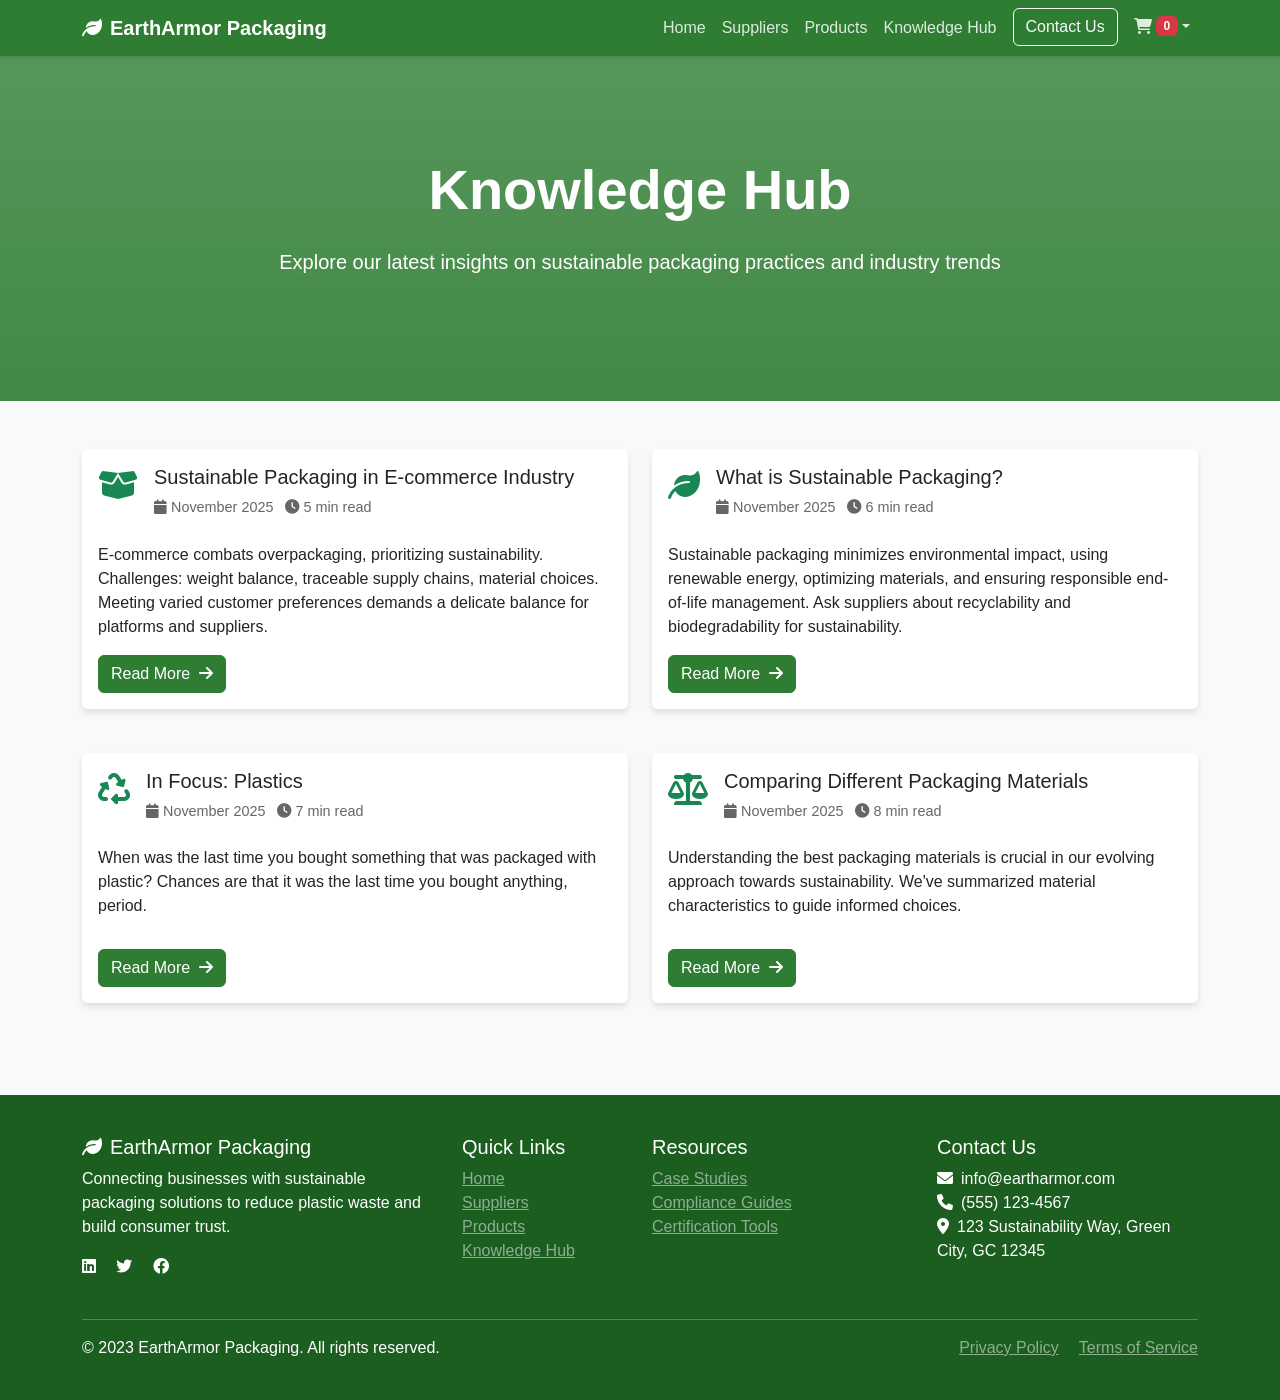
<file: knowledge-hub.html>
<!DOCTYPE html>
<html lang="en">
  <head>
    <meta charset="UTF-8" />
    <meta name="viewport" content="width=device-width, initial-scale=1.0" />
    <title>Knowledge Hub - EarthArmor Packaging</title>
    <link
      href="https://cdn.jsdelivr.net/npm/bootstrap@5.3.0-alpha1/dist/css/bootstrap.min.css"
      rel="stylesheet"
    />
    <link
      rel="stylesheet"
      href="https://cdnjs.cloudflare.com/ajax/libs/font-awesome/6.0.0/css/all.min.css"
    />
    <link rel="stylesheet" href="styles.css" />
    <style>
      :root {
        --primary: #2e7d32;
        --secondary: #4caf50;
        --accent: #8bc34a;
        --light: #f1f8e9;
        --dark: #1b5e20;
      }

      body {
        font-family: "Segoe UI", Tahoma, Geneva, Verdana, sans-serif;
        color: #333;
        background-color: #f9f9f9;
      }

      .navbar {
        background-color: var(--primary);
        box-shadow: 0 2px 4px rgba(0, 0, 0, 0.1);
      }

      .navbar-brand {
        font-weight: bold;
        color: white !important;
      }

      .nav-link {
        color: rgba(255, 255, 255, 0.85) !important;
      }

      .nav-link:hover {
        color: white !important;
      }

      .hero-section {
        background: linear-gradient(
            rgba(46, 125, 50, 0.8),
            rgba(46, 125, 50, 0.9)
          ),
          url("https://images.unsplash.com/photo-1497633762265-9d179a990aa6?ixlib=rb-1.2.1&auto=format&fit=crop&w=1350&q=80");
        background-size: cover;
        background-position: center;
        color: white;
        padding: 100px 0;
        text-align: center;
      }

      .section-title {
        color: var(--primary);
        border-bottom: 2px solid var(--accent);
        padding-bottom: 10px;
        margin-bottom: 30px;
      }

      .card {
        border: none;
        box-shadow: 0 4px 6px rgba(0, 0, 0, 0.1);
        transition: transform 0.3s;
        margin-bottom: 20px;
      }

      .card:hover {
        transform: translateY(-5px);
      }

      .btn-primary {
        background-color: var(--primary);
        border-color: var(--primary);
      }

      .btn-primary:hover {
        background-color: var(--dark);
        border-color: var(--dark);
      }

      .footer {
        background-color: var(--dark);
        color: white;
        padding: 40px 0;
      }

      .article-card {
        text-decoration: none;
        color: inherit;
        display: block;
      }

      .article-card .card-body {
        min-height: 250px;
        display: flex;
        flex-direction: column;
      }

      .article-meta {
        font-size: 0.9rem;
        color: #666;
      }
    </style>
  </head>
  <body>
    <!-- Navigation -->
    <nav class="navbar navbar-expand-lg navbar-dark sticky-top">
      <div class="container">
        <a class="navbar-brand" href="index.html">
          <i class="fas fa-leaf me-2"></i>EarthArmor Packaging
        </a>
        <button
          class="navbar-toggler"
          type="button"
          data-bs-toggle="collapse"
          data-bs-target="#navbarNav"
        >
          <span class="navbar-toggler-icon"></span>
        </button>
        <div class="collapse navbar-collapse" id="navbarNav">
          <ul class="navbar-nav ms-auto">
            <li class="nav-item">
              <a class="nav-link" href="index.html">Home</a>
            </li>
            <li class="nav-item">
              <a class="nav-link" href="suppliers.html">Suppliers</a>
            </li>
            <li class="nav-item">
              <a class="nav-link" href="products.html">Products</a>
            </li>
            <li class="nav-item">
              <a class="nav-link active" href="knowledge-hub.html">Knowledge Hub</a>
            </li>
            <li class="nav-item">
              <a class="btn btn-outline-light ms-2" href="contact.html">Contact Us</a>
            </li>
            <li class="nav-item dropdown ms-2">
              <a
                class="nav-link dropdown-toggle d-flex align-items-center"
                href="#"
                id="miniCartDropdown"
                role="button"
                data-bs-toggle="dropdown"
                aria-expanded="false"
              >
                <i class="fas fa-shopping-cart"></i>
                <span id="navCartCount" class="badge bg-danger ms-1">0</span>
              </a>
              <ul
                class="dropdown-menu dropdown-menu-end p-3"
                aria-labelledby="miniCartDropdown"
                style="min-width: 300px"
              >
                <li id="miniCartPreview">
                  <div class="text-muted small">Cart is empty</div>
                </li>
                <li><hr class="dropdown-divider" /></li>
                <li class="d-flex justify-content-between">
                  <button class="btn btn-sm btn-secondary" id="viewCartBtn">
                    View Cart</button
                  ><button class="btn btn-sm btn-primary" id="miniCheckoutBtn">
                    Checkout
                  </button>
                </li>
              </ul>
            </li>
          </ul>
        </div>
      </div>
    </nav>

    <!-- Hero Section -->
    <section class="hero-section">
      <div class="container">
        <h1 class="display-4 fw-bold mb-4">Knowledge Hub</h1>
        <p class="lead mb-4">
          Explore our latest insights on sustainable packaging practices and industry trends
        </p>
      </div>
    </section>

    <!-- Articles Section -->
    <section class="py-5 bg-light">
      <div class="container">
        <div class="row">
          <!-- Article 1 -->
          <div class="col-md-6 mb-4">
            <a href="article-ecommerce-packaging.html" class="article-card">
              <div class="card h-100">
                <div class="card-body d-flex flex-column">
                  <div class="d-flex align-items-start mb-3">
                    <i class="fas fa-box-open fa-2x text-success me-3 mt-1"></i>
                    <div>
                      <h5 class="card-title mb-2">
                        Sustainable Packaging in E-commerce Industry
                      </h5>
                      <div class="article-meta mb-2">
                        <i class="fas fa-calendar me-1"></i>November 2025
                        <i class="fas fa-clock ms-2 me-1"></i>5 min read
                      </div>
                    </div>
                  </div>
                  <p class="card-text flex-grow-1">
                    E-commerce combats overpackaging, prioritizing sustainability.
                    Challenges: weight balance, traceable supply chains, material
                    choices. Meeting varied customer preferences demands a
                    delicate balance for platforms and suppliers.
                  </p>
                  <div class="mt-auto">
                    <button class="btn btn-primary">
                      Read More <i class="fas fa-arrow-right ms-1"></i>
                    </button>
                  </div>
                </div>
              </div>
            </a>
          </div>

          <!-- Article 2 -->
          <div class="col-md-6 mb-4">
            <a href="article-what-is-sustainable.html" class="article-card">
              <div class="card h-100">
                <div class="card-body d-flex flex-column">
                  <div class="d-flex align-items-start mb-3">
                    <i class="fas fa-leaf fa-2x text-success me-3 mt-1"></i>
                    <div>
                      <h5 class="card-title mb-2">
                        What is Sustainable Packaging?
                      </h5>
                      <div class="article-meta mb-2">
                        <i class="fas fa-calendar me-1"></i>November 2025
                        <i class="fas fa-clock ms-2 me-1"></i>6 min read
                      </div>
                    </div>
                  </div>
                  <p class="card-text flex-grow-1">
                    Sustainable packaging minimizes environmental impact, using
                    renewable energy, optimizing materials, and ensuring
                    responsible end-of-life management. Ask suppliers about
                    recyclability and biodegradability for sustainability.
                  </p>
                  <div class="mt-auto">
                    <button class="btn btn-primary">
                      Read More <i class="fas fa-arrow-right ms-1"></i>
                    </button>
                  </div>
                </div>
              </div>
            </a>
          </div>

          <!-- Article 3 -->
          <div class="col-md-6 mb-4">
            <a href="article-plastics-focus.html" class="article-card">
              <div class="card h-100">
                <div class="card-body d-flex flex-column">
                  <div class="d-flex align-items-start mb-3">
                    <i class="fas fa-recycle fa-2x text-success me-3 mt-1"></i>
                    <div>
                      <h5 class="card-title mb-2">In Focus: Plastics</h5>
                      <div class="article-meta mb-2">
                        <i class="fas fa-calendar me-1"></i>November 2025
                        <i class="fas fa-clock ms-2 me-1"></i>7 min read
                      </div>
                    </div>
                  </div>
                  <p class="card-text flex-grow-1">
                    When was the last time you bought something that was packaged
                    with plastic? Chances are that it was the last time you bought
                    anything, period.
                  </p>
                  <div class="mt-auto">
                    <button class="btn btn-primary">
                      Read More <i class="fas fa-arrow-right ms-1"></i>
                    </button>
                  </div>
                </div>
              </div>
            </a>
          </div>

          <!-- Article 4 -->
          <div class="col-md-6 mb-4">
            <a href="article-comparing-materials.html" class="article-card">
              <div class="card h-100">
                <div class="card-body d-flex flex-column">
                  <div class="d-flex align-items-start mb-3">
                    <i
                      class="fas fa-balance-scale fa-2x text-success me-3 mt-1"
                    ></i>
                    <div>
                      <h5 class="card-title mb-2">
                        Comparing Different Packaging Materials
                      </h5>
                      <div class="article-meta mb-2">
                        <i class="fas fa-calendar me-1"></i>November 2025
                        <i class="fas fa-clock ms-2 me-1"></i>8 min read
                      </div>
                    </div>
                  </div>
                  <p class="card-text flex-grow-1">
                    Understanding the best packaging materials is crucial in our
                    evolving approach towards sustainability. We've summarized
                    material characteristics to guide informed choices.
                  </p>
                  <div class="mt-auto">
                    <button class="btn btn-primary">
                      Read More <i class="fas fa-arrow-right ms-1"></i>
                    </button>
                  </div>
                </div>
              </div>
            </a>
          </div>
        </div>
      </div>
    </section>

    <!-- Footer -->
    <footer class="footer">
      <div class="container">
        <div class="row">
          <div class="col-md-4 mb-4">
            <h5><i class="fas fa-leaf me-2"></i>EarthArmor Packaging</h5>
            <p>
              Connecting businesses with sustainable packaging solutions to
              reduce plastic waste and build consumer trust.
            </p>
            <div class="social-links">
              <a href="#" class="text-white me-3"
                ><i class="fab fa-linkedin"></i
              ></a>
              <a href="#" class="text-white me-3"
                ><i class="fab fa-twitter"></i
              ></a>
              <a href="#" class="text-white"><i class="fab fa-facebook"></i></a>
            </div>
          </div>
          <div class="col-md-2 mb-4">
            <h5>Quick Links</h5>
            <ul class="list-unstyled">
              <li><a href="index.html" class="text-white-50">Home</a></li>
              <li><a href="suppliers.html" class="text-white-50">Suppliers</a></li>
              <li><a href="products.html" class="text-white-50">Products</a></li>
              <li><a href="knowledge-hub.html" class="text-white-50">Knowledge Hub</a></li>
            </ul>
          </div>
          <div class="col-md-3 mb-4">
            <h5>Resources</h5>
            <ul class="list-unstyled">
              <li><a href="#" class="text-white-50">Case Studies</a></li>
              <li><a href="#" class="text-white-50">Compliance Guides</a></li>
              <li><a href="#" class="text-white-50">Certification Tools</a></li>
            </ul>
          </div>
          <div class="col-md-3 mb-4">
            <h5>Contact Us</h5>
            <ul class="list-unstyled">
              <li><i class="fas fa-envelope me-2"></i>info@eartharmor.com</li>
              <li><i class="fas fa-phone me-2"></i>(555) 123-4567</li>
              <li>
                <i class="fas fa-map-marker-alt me-2"></i>123 Sustainability
                Way, Green City, GC 12345
              </li>
            </ul>
          </div>
        </div>
        <hr class="bg-white" />
        <div class="row">
          <div class="col-md-6">
            <p class="mb-0">
              &copy; 2023 EarthArmor Packaging. All rights reserved.
            </p>
          </div>
          <div class="col-md-6 text-md-end">
            <a href="#" class="text-white-50 me-3">Privacy Policy</a>
            <a href="#" class="text-white-50">Terms of Service</a>
          </div>
        </div>
      </div>
    </footer>

    <!-- Cart Offcanvas -->
    <div class="offcanvas offcanvas-end" tabindex="-1" id="cartOffcanvas">
      <div class="offcanvas-header">
        <h5 class="offcanvas-title">Cart</h5>
        <button
          type="button"
          class="btn-close text-reset"
          data-bs-dismiss="offcanvas"
        ></button>
      </div>
      <div class="offcanvas-body">
        <div id="cartItems" class="mb-2">
          <!-- cart items rendered here with editable qty controls -->
        </div>
        <div class="mt-3">
          <strong>Total: $<span id="cartTotal">0.00</span></strong>
        </div>
        <div class="mt-3 d-flex gap-2">
          <button class="btn btn-primary" id="checkoutBtn">Checkout</button>
          <button class="btn btn-secondary" id="clearCartBtn">Clear</button>
        </div>
      </div>
    </div>

    <!-- Checkout Modal -->
    <div class="modal fade" id="checkoutModal" tabindex="-1">
      <div class="modal-dialog modal-lg">
        <div class="modal-content">
          <div class="modal-header" style="background-color: var(--primary); color: white;">
            <h5 class="modal-title"><i class="fas fa-shopping-cart me-2"></i>Checkout</h5>
            <button type="button" class="btn-close btn-close-white" data-bs-dismiss="modal"></button>
          </div>
          <div class="modal-body">
            <form id="checkoutForm">
              <div class="row">
                <div class="col-md-7">
                  <h6 class="mb-3 fw-bold"><i class="fas fa-truck me-2"></i>Shipping Information</h6>
                  <div class="mb-3">
                    <label for="checkoutName" class="form-label">Full Name *</label>
                    <input type="text" class="form-control" id="checkoutName" required>
                    <div class="invalid-feedback">Please enter your name</div>
                  </div>
                  <div class="mb-3">
                    <label for="checkoutEmail" class="form-label">Email Address *</label>
                    <input type="email" class="form-control" id="checkoutEmail" required>
                    <div class="invalid-feedback">Please enter a valid email</div>
                  </div>
                  <div class="mb-3">
                    <label for="checkoutPhone" class="form-label">Phone Number</label>
                    <input type="tel" class="form-control" id="checkoutPhone">
                  </div>
                  <div class="mb-3">
                    <label for="checkoutAddress" class="form-label">Street Address *</label>
                    <input type="text" class="form-control" id="checkoutAddress" required>
                    <div class="invalid-feedback">Please enter your address</div>
                  </div>
                  <div class="row">
                    <div class="col-md-6 mb-3">
                      <label for="checkoutCity" class="form-label">City *</label>
                      <input type="text" class="form-control" id="checkoutCity" required>
                      <div class="invalid-feedback">Please enter your city</div>
                    </div>
                    <div class="col-md-6 mb-3">
                      <label for="checkoutZip" class="form-label">ZIP / Postal Code *</label>
                      <input type="text" class="form-control" id="checkoutZip" required>
                      <div class="invalid-feedback">Please enter your ZIP code</div>
                    </div>
                  </div>
                  <div class="mb-3">
                    <label for="checkoutCountry" class="form-label">Country *</label>
                    <select class="form-select" id="checkoutCountry" required>
                      <option value="">Select Country</option>
                      <option value="US">United States</option>
                      <option value="CA">Canada</option>
                      <option value="UK">United Kingdom</option>
                      <option value="DE">Germany</option>
                      <option value="FR">France</option>
                      <option value="ES">Spain</option>
                      <option value="IT">Italy</option>
                      <option value="NL">Netherlands</option>
                      <option value="AU">Australia</option>
                      <option value="OTHER">Other</option>
                    </select>
                    <div class="invalid-feedback">Please select your country</div>
                  </div>
                  <hr class="my-4">
                  <h6 class="mb-3 fw-bold"><i class="fas fa-credit-card me-2"></i>Payment Information</h6>
                  <div class="mb-3">
                    <label for="checkoutCard" class="form-label">Card Number *</label>
                    <input type="text" class="form-control" id="checkoutCard" placeholder="1234 5678 9012 3456" maxlength="19">
                    <div class="invalid-feedback">Please enter a valid card number</div>
                  </div>
                  <div class="row">
                    <div class="col-md-6 mb-3">
                      <label for="checkoutExpiry" class="form-label">Expiry Date *</label>
                      <input type="text" class="form-control" id="checkoutExpiry" placeholder="MM/YY" maxlength="5">
                      <div class="invalid-feedback">Please enter a valid expiry date (MM/YY)</div>
                    </div>
                    <div class="col-md-6 mb-3">
                      <label for="checkoutCvv" class="form-label">CVV *</label>
                      <input type="text" class="form-control" id="checkoutCvv" placeholder="123" maxlength="4">
                      <div class="invalid-feedback">Please enter a valid CVV</div>
                    </div>
                  </div>
                </div>
                <div class="col-md-5">
                  <div class="card bg-light">
                    <div class="card-body">
                      <h6 class="card-title fw-bold mb-3"><i class="fas fa-receipt me-2"></i>Order Summary</h6>
                      <div id="checkoutSummary" class="mb-3" style="max-height: 200px; overflow-y: auto;"></div>
                      <hr>
                      <div class="d-flex justify-content-between mb-2">
                        <span>Subtotal</span>
                        <span id="checkoutSubtotal">$0.00</span>
                      </div>
                      <div class="d-flex justify-content-between mb-2">
                        <span>Shipping</span>
                        <span id="checkoutShipping">$0.00</span>
                      </div>
                      <div class="small text-muted mb-3">
                        <i class="fas fa-info-circle me-1"></i>Free shipping on orders over $100
                      </div>
                      <hr>
                      <div class="d-flex justify-content-between fw-bold fs-5">
                        <span>Total</span>
                        <span id="checkoutTotal" style="color: var(--primary);">$0.00</span>
                      </div>
                    </div>
                  </div>
                  <div class="mt-3 small text-muted">
                    <p class="mb-2"><i class="fas fa-lock me-2"></i>Your payment is secure and encrypted</p>
                    <p class="mb-0"><i class="fas fa-undo me-2"></i>30-day return policy</p>
                  </div>
                </div>
              </div>
            </form>
          </div>
          <div class="modal-footer">
            <button type="button" class="btn btn-secondary" data-bs-dismiss="modal">Cancel</button>
            <button type="button" class="btn btn-primary btn-lg" id="placeOrderBtn">
              <i class="fas fa-check me-2"></i>Place Order
            </button>
          </div>
        </div>
      </div>
    </div>
    
    <!-- Order Confirmation Modal -->
    <div class="modal fade" id="orderConfirmModal" tabindex="-1">
      <div class="modal-dialog">
        <div class="modal-content">
          <div class="modal-header" style="background-color: var(--primary); color: white;">
            <h5 class="modal-title"><i class="fas fa-check-circle me-2"></i>Order Confirmed!</h5>
            <button type="button" class="btn-close btn-close-white" data-bs-dismiss="modal"></button>
          </div>
          <div class="modal-body text-center py-4">
            <div class="mb-4">
              <i class="fas fa-check-circle fa-5x" style="color: var(--primary);"></i>
            </div>
            <h4 class="mb-3">Thank You for Your Order!</h4>
            <p class="text-muted mb-4">Your order has been successfully placed.</p>
            <div class="card bg-light mb-4">
              <div class="card-body">
                <div class="row text-start">
                  <div class="col-6 mb-2">
                    <small class="text-muted">Order Number</small>
                    <div class="fw-bold" id="confirmOrderNumber">-</div>
                  </div>
                  <div class="col-6 mb-2">
                    <small class="text-muted">Total Amount</small>
                    <div class="fw-bold" id="confirmTotal">-</div>
                  </div>
                </div>
                <div class="text-start mt-2">
                  <small class="text-muted">Confirmation sent to</small>
                  <div class="fw-bold" id="confirmEmail">-</div>
                </div>
                <hr>
                <div class="text-start">
                  <small class="text-muted">Items</small>
                  <div id="confirmItems" class="small mt-1"></div>
                </div>
              </div>
            </div>
            <p class="small text-muted">You will receive an email confirmation shortly with tracking information.</p>
          </div>
          <div class="modal-footer justify-content-center">
            <a href="products.html" class="btn btn-outline-primary">Continue Shopping</a>
            <button type="button" class="btn btn-primary" data-bs-dismiss="modal">Close</button>
          </div>
        </div>
      </div>
    </div>

    <script src="https://cdn.jsdelivr.net/npm/bootstrap@5.3.0-alpha1/dist/js/bootstrap.bundle.min.js"></script>
    <script src="app.js"></script>
  </body>
</html>
</file>
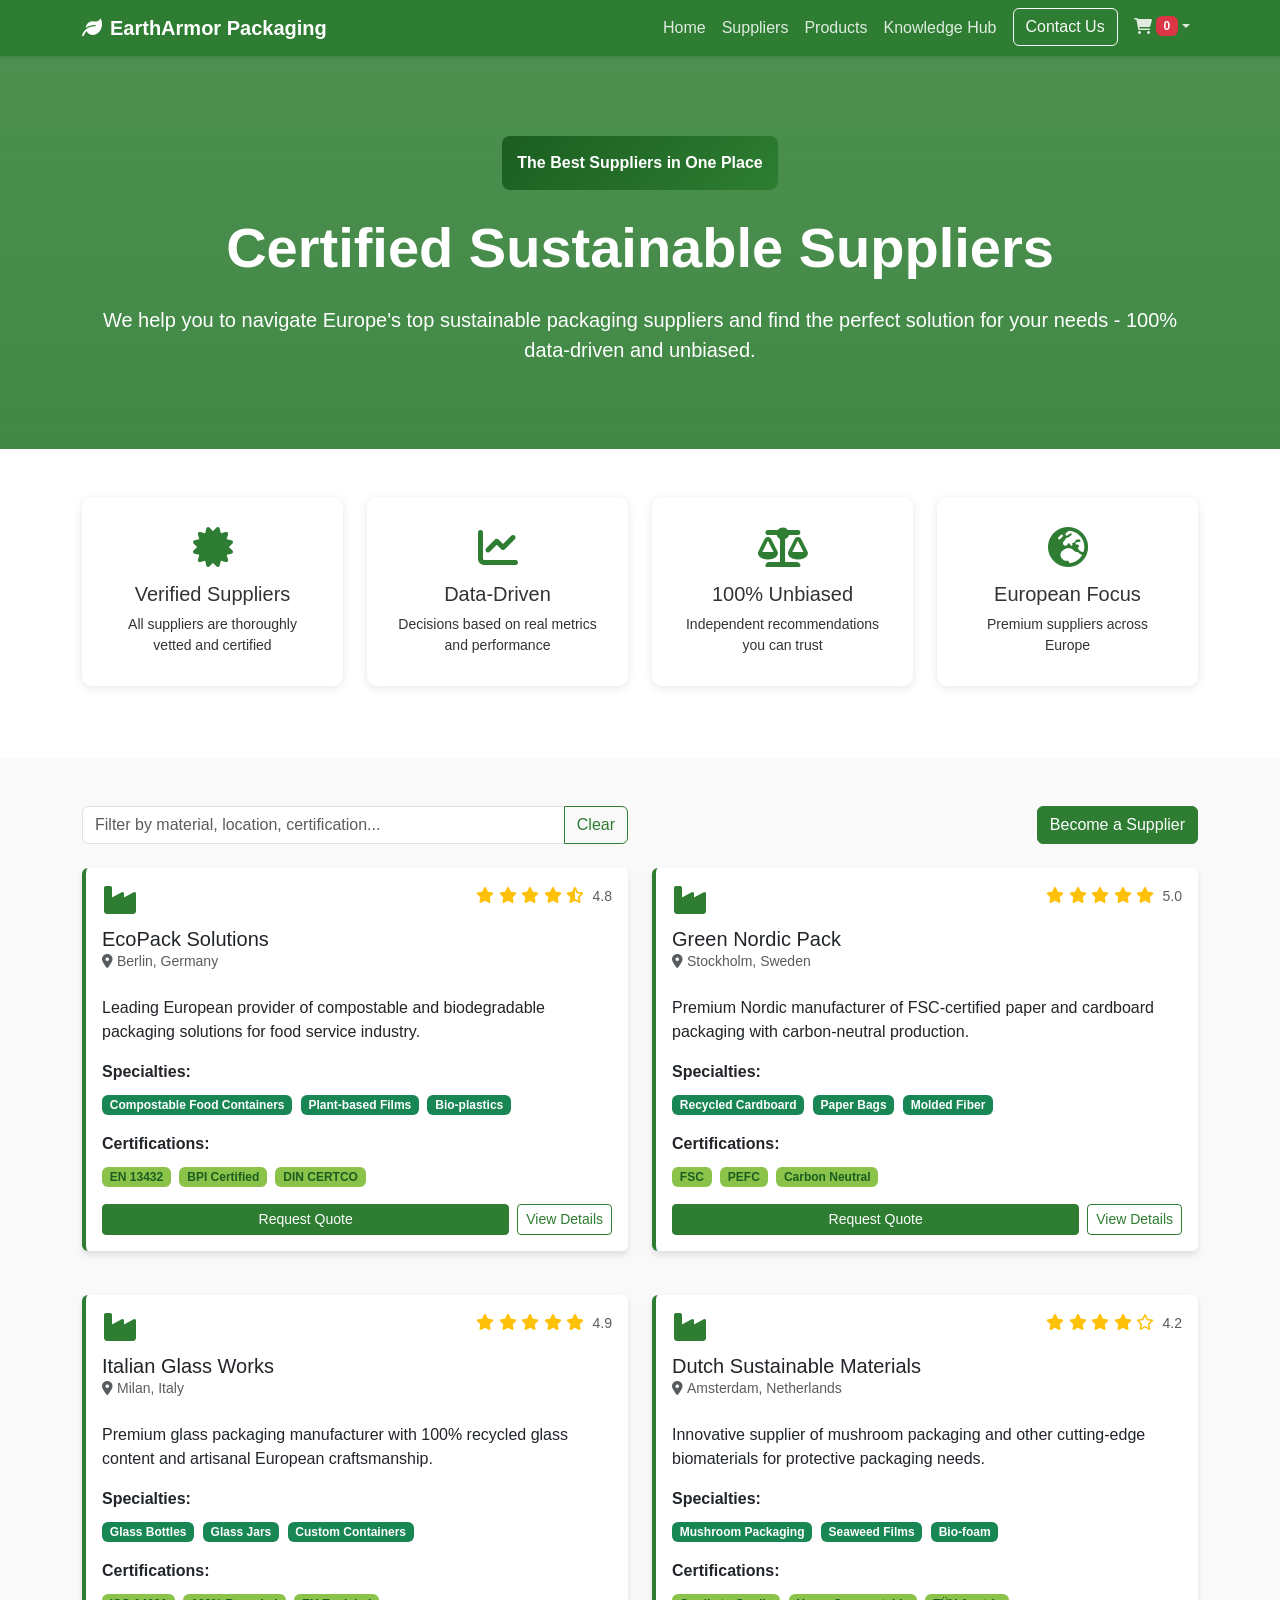
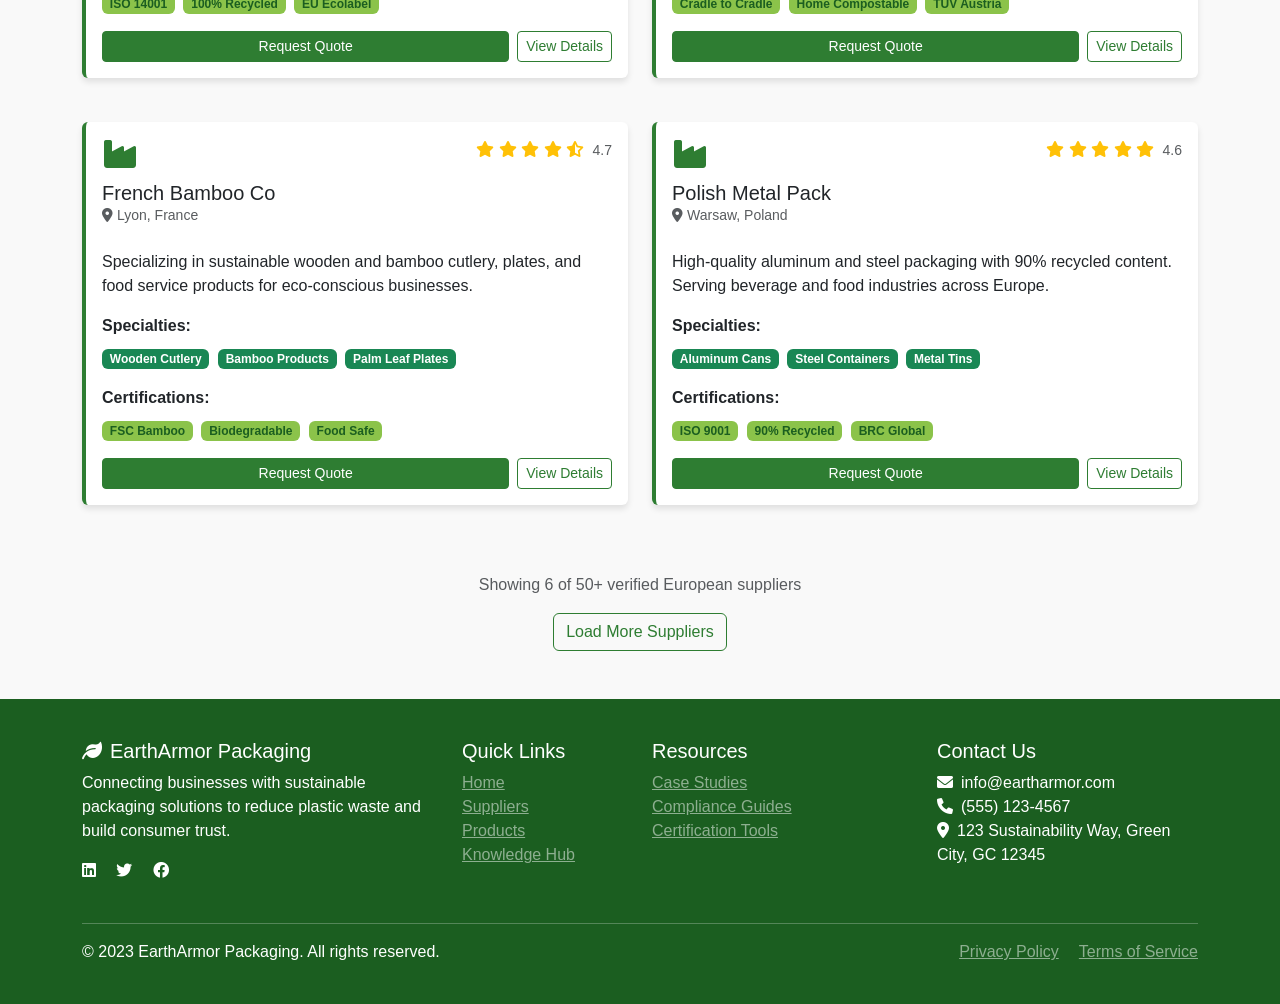
<file: suppliers.html>
<!DOCTYPE html>
<html lang="en">
  <head>
    <meta charset="UTF-8" />
    <meta name="viewport" content="width=device-width, initial-scale=1.0" />
    <title>European Sustainable Suppliers - EarthArmor Packaging</title>
    <link
      href="https://cdn.jsdelivr.net/npm/bootstrap@5.3.0-alpha1/dist/css/bootstrap.min.css"
      rel="stylesheet"
    />
    <link
      rel="stylesheet"
      href="https://cdnjs.cloudflare.com/ajax/libs/font-awesome/6.0.0/css/all.min.css"
    />
    <link rel="stylesheet" href="styles.css" />
    <style>
      :root {
        --primary: #2e7d32;
        --secondary: #4caf50;
        --accent: #8bc34a;
        --light: #f1f8e9;
        --dark: #1b5e20;
      }

      body {
        font-family: "Segoe UI", Tahoma, Geneva, Verdana, sans-serif;
        color: #333;
        background-color: #f9f9f9;
      }

      .navbar {
        background-color: var(--primary);
        box-shadow: 0 2px 4px rgba(0, 0, 0, 0.1);
      }

      .navbar-brand {
        font-weight: bold;
        color: white !important;
      }

      .nav-link {
        color: rgba(255, 255, 255, 0.85) !important;
      }

      .nav-link:hover {
        color: white !important;
      }

      .hero-section {
        background: linear-gradient(
            rgba(46, 125, 50, 0.85),
            rgba(46, 125, 50, 0.9)
          ),
          url("https://images.unsplash.com/photo-1519389950473-47ba0277781c?ixlib=rb-1.2.1&auto=format&fit=crop&w=1350&q=80");
        background-size: cover;
        background-position: center;
        color: white;
        padding: 80px 0 60px;
        text-align: center;
      }

      .section-title {
        color: var(--primary);
        border-bottom: 2px solid var(--accent);
        padding-bottom: 10px;
        margin-bottom: 30px;
      }

      .card {
        border: none;
        box-shadow: 0 4px 6px rgba(0, 0, 0, 0.1);
        transition: transform 0.3s;
        margin-bottom: 20px;
      }

      .card:hover {
        transform: translateY(-5px);
      }

      .btn-primary {
        background-color: var(--primary);
        border-color: var(--primary);
      }

      .btn-primary:hover {
        background-color: var(--dark);
        border-color: var(--dark);
      }

      .btn-outline-primary {
        color: var(--primary);
        border-color: var(--primary);
      }

      .btn-outline-primary:hover {
        background-color: var(--primary);
        color: white;
      }

      .footer {
        background-color: var(--dark);
        color: white;
        padding: 40px 0;
      }

      .supplier-card {
        border-left: 4px solid var(--primary);
      }

      .rating {
        color: #ffc107;
      }

      .badge-certified {
        background-color: var(--accent);
        color: var(--dark);
      }

      .supplier-logo {
        height: 60px;
        object-fit: contain;
        margin-bottom: 15px;
      }

      .trust-badge {
        background: white;
        padding: 30px;
        border-radius: 10px;
        text-align: center;
        box-shadow: 0 2px 10px rgba(0, 0, 0, 0.1);
      }

      .trust-badge i {
        font-size: 2.5rem;
        color: var(--primary);
        margin-bottom: 15px;
      }

      .european-flag {
        background: linear-gradient(135deg, #1b5e20 0%, #2e7d32 100%);
        color: #ffffff;
        padding: 15px;
        border-radius: 8px;
        text-align: center;
        font-weight: bold;
      }
    </style>
  </head>
  <body>
    <!-- Navigation -->
    <nav class="navbar navbar-expand-lg navbar-dark sticky-top">
      <div class="container">
        <a class="navbar-brand" href="index.html">
          <i class="fas fa-leaf me-2"></i>EarthArmor Packaging
        </a>
        <button
          class="navbar-toggler"
          type="button"
          data-bs-toggle="collapse"
          data-bs-target="#navbarNav"
        >
          <span class="navbar-toggler-icon"></span>
        </button>
        <div class="collapse navbar-collapse" id="navbarNav">
          <ul class="navbar-nav ms-auto">
            <li class="nav-item">
              <a class="nav-link" href="index.html">Home</a>
            </li>
            <li class="nav-item">
              <a class="nav-link active" href="suppliers.html">Suppliers</a>
            </li>
            <li class="nav-item">
              <a class="nav-link" href="products.html">Products</a>
            </li>
            <li class="nav-item">
              <a class="nav-link" href="knowledge-hub.html">Knowledge Hub</a>
            </li>
            <li class="nav-item">
              <a class="btn btn-outline-light ms-2" href="contact.html">Contact Us</a>
            </li>
            <li class="nav-item dropdown ms-2">
              <a
                class="nav-link dropdown-toggle d-flex align-items-center"
                href="#"
                id="miniCartDropdown"
                role="button"
                data-bs-toggle="dropdown"
                aria-expanded="false"
              >
                <i class="fas fa-shopping-cart"></i>
                <span id="navCartCount" class="badge bg-danger ms-1">0</span>
              </a>
              <ul
                class="dropdown-menu dropdown-menu-end p-3"
                aria-labelledby="miniCartDropdown"
                style="min-width: 300px"
              >
                <li id="miniCartPreview">
                  <div class="text-muted small">Cart is empty</div>
                </li>
                <li><hr class="dropdown-divider" /></li>
                <li class="d-flex justify-content-between">
                  <button class="btn btn-sm btn-secondary" id="viewCartBtn">
                    View Cart</button
                  ><button class="btn btn-sm btn-primary" id="miniCheckoutBtn">
                    Checkout
                  </button>
                </li>
              </ul>
            </li>
          </ul>
        </div>
      </div>
    </nav>

    <!-- Hero Section -->
    <section class="hero-section">
      <div class="container">
        <div class="european-flag mb-4 d-inline-block">
          The Best Suppliers in One Place
        </div>
        <h1 class="display-4 fw-bold mb-4">Certified Sustainable Suppliers</h1>
        <p class="lead mb-4">
          We help you to navigate Europe's top sustainable packaging suppliers and find the perfect solution for your needs - 100% data-driven and unbiased.
        </p>
      </div>
    </section>

    <!-- Trust Indicators -->
    <section class="py-5 bg-white">
      <div class="container">
        <div class="row">
          <div class="col-md-3 mb-4">
            <div class="trust-badge">
              <i class="fas fa-certificate"></i>
              <h5>Verified Suppliers</h5>
              <p class="small mb-0">All suppliers are thoroughly vetted and certified</p>
            </div>
          </div>
          <div class="col-md-3 mb-4">
            <div class="trust-badge">
              <i class="fas fa-chart-line"></i>
              <h5>Data-Driven</h5>
              <p class="small mb-0">Decisions based on real metrics and performance</p>
            </div>
          </div>
          <div class="col-md-3 mb-4">
            <div class="trust-badge">
              <i class="fas fa-balance-scale"></i>
              <h5>100% Unbiased</h5>
              <p class="small mb-0">Independent recommendations you can trust</p>
            </div>
          </div>
          <div class="col-md-3 mb-4">
            <div class="trust-badge">
              <i class="fas fa-globe-europe"></i>
              <h5>European Focus</h5>
              <p class="small mb-0">Premium suppliers across Europe</p>
            </div>
          </div>
        </div>
      </div>
    </section>

    <!-- Supplier Directory -->
    <section class="py-5">
      <div class="container">
        <div class="row mb-4">
          <div class="col-md-6">
            <div class="input-group">
              <input
                id="supplierFilter"
                type="text"
                class="form-control"
                placeholder="Filter by material, location, certification..."
              />
              <button
                class="btn btn-outline-primary"
                type="button"
                onclick="document.getElementById('supplierFilter').value=''; document.getElementById('supplierFilter').dispatchEvent(new Event('input'))"
              >
                Clear
              </button>
            </div>
          </div>
          <div class="col-md-6 text-md-end">
            <button
              class="btn btn-primary"
              data-bs-toggle="modal"
              data-bs-target="#supplierModal"
            >
              Become a Supplier
            </button>
          </div>
        </div>

        <div class="row" id="suppliersList">
          <!-- Supplier 1: EcoPack Solutions (Germany) -->
          <div class="col-md-6 mb-4">
            <div class="card supplier-card">
              <div class="card-body">
                <div class="d-flex justify-content-between align-items-start mb-3">
                  <div>
                    <div class="mb-2">
                      <i class="fas fa-industry fa-2x" style="color: var(--primary);"></i>
                    </div>
                    <h5 class="mb-0">EcoPack Solutions</h5>
                    <p class="text-muted small mb-2">
                      <i class="fas fa-map-marker-alt me-1"></i>Berlin, Germany
                    </p>
                  </div>
                  <div class="text-end">
                    <div class="rating mb-1">
                      <i class="fas fa-star"></i>
                      <i class="fas fa-star"></i>
                      <i class="fas fa-star"></i>
                      <i class="fas fa-star"></i>
                      <i class="fas fa-star-half-alt"></i>
                      <small class="text-muted ms-1">4.8</small>
                    </div>
                  </div>
                </div>

                <p class="card-text">
                  Leading European provider of compostable and biodegradable
                  packaging solutions for food service industry.
                </p>

                <div class="mb-3">
                  <strong class="d-block mb-2">Specialties:</strong>
                  <span class="badge bg-success me-1">Compostable Food Containers</span>
                  <span class="badge bg-success me-1">Plant-based Films</span>
                  <span class="badge bg-success">Bio-plastics</span>
                </div>

                <div class="mb-3">
                  <strong class="d-block mb-2">Certifications:</strong>
                  <span class="badge badge-certified me-1">EN 13432</span>
                  <span class="badge badge-certified me-1">BPI Certified</span>
                  <span class="badge badge-certified">DIN CERTCO</span>
                </div>

                <div class="d-flex gap-2">
                  <button class="btn btn-sm btn-primary flex-grow-1">
                    Request Quote
                  </button>
                  <button class="btn btn-sm btn-outline-primary">
                    View Details
                  </button>
                </div>
              </div>
            </div>
          </div>

          <!-- Supplier 2: Green Nordic Pack (Sweden) -->
          <div class="col-md-6 mb-4">
            <div class="card supplier-card">
              <div class="card-body">
                <div class="d-flex justify-content-between align-items-start mb-3">
                  <div>
                    <div class="mb-2">
                      <i class="fas fa-industry fa-2x" style="color: var(--primary);"></i>
                    </div>
                    <h5 class="mb-0">Green Nordic Pack</h5>
                    <p class="text-muted small mb-2">
                      <i class="fas fa-map-marker-alt me-1"></i>Stockholm, Sweden
                    </p>
                  </div>
                  <div class="text-end">
                    <div class="rating mb-1">
                      <i class="fas fa-star"></i>
                      <i class="fas fa-star"></i>
                      <i class="fas fa-star"></i>
                      <i class="fas fa-star"></i>
                      <i class="fas fa-star"></i>
                      <small class="text-muted ms-1">5.0</small>
                    </div>
                  </div>
                </div>

                <p class="card-text">
                  Premium Nordic manufacturer of FSC-certified paper and cardboard
                  packaging with carbon-neutral production.
                </p>

                <div class="mb-3">
                  <strong class="d-block mb-2">Specialties:</strong>
                  <span class="badge bg-success me-1">Recycled Cardboard</span>
                  <span class="badge bg-success me-1">Paper Bags</span>
                  <span class="badge bg-success">Molded Fiber</span>
                </div>

                <div class="mb-3">
                  <strong class="d-block mb-2">Certifications:</strong>
                  <span class="badge badge-certified me-1">FSC</span>
                  <span class="badge badge-certified me-1">PEFC</span>
                  <span class="badge badge-certified">Carbon Neutral</span>
                </div>

                <div class="d-flex gap-2">
                  <button class="btn btn-sm btn-primary flex-grow-1">
                    Request Quote
                  </button>
                  <button class="btn btn-sm btn-outline-primary">
                    View Details
                  </button>
                </div>
              </div>
            </div>
          </div>

          <!-- Supplier 3: Italian Glass Works (Italy) -->
          <div class="col-md-6 mb-4">
            <div class="card supplier-card">
              <div class="card-body">
                <div class="d-flex justify-content-between align-items-start mb-3">
                  <div>
                    <div class="mb-2">
                      <i class="fas fa-industry fa-2x" style="color: var(--primary);"></i>
                    </div>
                    <h5 class="mb-0">Italian Glass Works</h5>
                    <p class="text-muted small mb-2">
                      <i class="fas fa-map-marker-alt me-1"></i>Milan, Italy
                    </p>
                  </div>
                  <div class="text-end">
                    <div class="rating mb-1">
                      <i class="fas fa-star"></i>
                      <i class="fas fa-star"></i>
                      <i class="fas fa-star"></i>
                      <i class="fas fa-star"></i>
                      <i class="fas fa-star"></i>
                      <small class="text-muted ms-1">4.9</small>
                    </div>
                  </div>
                </div>

                <p class="card-text">
                  Premium glass packaging manufacturer with 100% recycled glass
                  content and artisanal European craftsmanship.
                </p>

                <div class="mb-3">
                  <strong class="d-block mb-2">Specialties:</strong>
                  <span class="badge bg-success me-1">Glass Bottles</span>
                  <span class="badge bg-success me-1">Glass Jars</span>
                  <span class="badge bg-success">Custom Containers</span>
                </div>

                <div class="mb-3">
                  <strong class="d-block mb-2">Certifications:</strong>
                  <span class="badge badge-certified me-1">ISO 14001</span>
                  <span class="badge badge-certified me-1">100% Recycled</span>
                  <span class="badge badge-certified">EU Ecolabel</span>
                </div>

                <div class="d-flex gap-2">
                  <button class="btn btn-sm btn-primary flex-grow-1">
                    Request Quote
                  </button>
                  <button class="btn btn-sm btn-outline-primary">
                    View Details
                  </button>
                </div>
              </div>
            </div>
          </div>

          <!-- Supplier 4: Dutch Sustainable Materials (Netherlands) -->
          <div class="col-md-6 mb-4">
            <div class="card supplier-card">
              <div class="card-body">
                <div class="d-flex justify-content-between align-items-start mb-3">
                  <div>
                    <div class="mb-2">
                      <i class="fas fa-industry fa-2x" style="color: var(--primary);"></i>
                    </div>
                    <h5 class="mb-0">Dutch Sustainable Materials</h5>
                    <p class="text-muted small mb-2">
                      <i class="fas fa-map-marker-alt me-1"></i>Amsterdam, Netherlands
                    </p>
                  </div>
                  <div class="text-end">
                    <div class="rating mb-1">
                      <i class="fas fa-star"></i>
                      <i class="fas fa-star"></i>
                      <i class="fas fa-star"></i>
                      <i class="fas fa-star"></i>
                      <i class="far fa-star"></i>
                      <small class="text-muted ms-1">4.2</small>
                    </div>
                  </div>
                </div>

                <p class="card-text">
                  Innovative supplier of mushroom packaging and other cutting-edge
                  biomaterials for protective packaging needs.
                </p>

                <div class="mb-3">
                  <strong class="d-block mb-2">Specialties:</strong>
                  <span class="badge bg-success me-1">Mushroom Packaging</span>
                  <span class="badge bg-success me-1">Seaweed Films</span>
                  <span class="badge bg-success">Bio-foam</span>
                </div>

                <div class="mb-3">
                  <strong class="d-block mb-2">Certifications:</strong>
                  <span class="badge badge-certified me-1">Cradle to Cradle</span>
                  <span class="badge badge-certified me-1">Home Compostable</span>
                  <span class="badge badge-certified">TÜV Austria</span>
                </div>

                <div class="d-flex gap-2">
                  <button class="btn btn-sm btn-primary flex-grow-1">
                    Request Quote
                  </button>
                  <button class="btn btn-sm btn-outline-primary">
                    View Details
                  </button>
                </div>
              </div>
            </div>
          </div>

          <!-- Supplier 5: French Bamboo Co (France) -->
          <div class="col-md-6 mb-4">
            <div class="card supplier-card">
              <div class="card-body">
                <div class="d-flex justify-content-between align-items-start mb-3">
                  <div>
                    <div class="mb-2">
                      <i class="fas fa-industry fa-2x" style="color: var(--primary);"></i>
                    </div>
                    <h5 class="mb-0">French Bamboo Co</h5>
                    <p class="text-muted small mb-2">
                      <i class="fas fa-map-marker-alt me-1"></i>Lyon, France
                    </p>
                  </div>
                  <div class="text-end">
                    <div class="rating mb-1">
                      <i class="fas fa-star"></i>
                      <i class="fas fa-star"></i>
                      <i class="fas fa-star"></i>
                      <i class="fas fa-star"></i>
                      <i class="fas fa-star-half-alt"></i>
                      <small class="text-muted ms-1">4.7</small>
                    </div>
                  </div>
                </div>

                <p class="card-text">
                  Specializing in sustainable wooden and bamboo cutlery, plates,
                  and food service products for eco-conscious businesses.
                </p>

                <div class="mb-3">
                  <strong class="d-block mb-2">Specialties:</strong>
                  <span class="badge bg-success me-1">Wooden Cutlery</span>
                  <span class="badge bg-success me-1">Bamboo Products</span>
                  <span class="badge bg-success">Palm Leaf Plates</span>
                </div>

                <div class="mb-3">
                  <strong class="d-block mb-2">Certifications:</strong>
                  <span class="badge badge-certified me-1">FSC Bamboo</span>
                  <span class="badge badge-certified me-1">Biodegradable</span>
                  <span class="badge badge-certified">Food Safe</span>
                </div>

                <div class="d-flex gap-2">
                  <button class="btn btn-sm btn-primary flex-grow-1">
                    Request Quote
                  </button>
                  <button class="btn btn-sm btn-outline-primary">
                    View Details
                  </button>
                </div>
              </div>
            </div>
          </div>

          <!-- Supplier 6: Polish Metal Pack (Poland) -->
          <div class="col-md-6 mb-4">
            <div class="card supplier-card">
              <div class="card-body">
                <div class="d-flex justify-content-between align-items-start mb-3">
                  <div>
                    <div class="mb-2">
                      <i class="fas fa-industry fa-2x" style="color: var(--primary);"></i>
                    </div>
                    <h5 class="mb-0">Polish Metal Pack</h5>
                    <p class="text-muted small mb-2">
                      <i class="fas fa-map-marker-alt me-1"></i>Warsaw, Poland
                    </p>
                  </div>
                  <div class="text-end">
                    <div class="rating mb-1">
                      <i class="fas fa-star"></i>
                      <i class="fas fa-star"></i>
                      <i class="fas fa-star"></i>
                      <i class="fas fa-star"></i>
                      <i class="fas fa-star"></i>
                      <small class="text-muted ms-1">4.6</small>
                    </div>
                  </div>
                </div>

                <p class="card-text">
                  High-quality aluminum and steel packaging with 90% recycled
                  content. Serving beverage and food industries across Europe.
                </p>

                <div class="mb-3">
                  <strong class="d-block mb-2">Specialties:</strong>
                  <span class="badge bg-success me-1">Aluminum Cans</span>
                  <span class="badge bg-success me-1">Steel Containers</span>
                  <span class="badge bg-success">Metal Tins</span>
                </div>

                <div class="mb-3">
                  <strong class="d-block mb-2">Certifications:</strong>
                  <span class="badge badge-certified me-1">ISO 9001</span>
                  <span class="badge badge-certified me-1">90% Recycled</span>
                  <span class="badge badge-certified">BRC Global</span>
                </div>

                <div class="d-flex gap-2">
                  <button class="btn btn-sm btn-primary flex-grow-1">
                    Request Quote
                  </button>
                  <button class="btn btn-sm btn-outline-primary">
                    View Details
                  </button>
                </div>
              </div>
            </div>
          </div>
        </div>

        <div class="text-center mt-4">
          <p class="text-muted mb-3">Showing 6 of 50+ verified European suppliers</p>
          <button class="btn btn-outline-primary">Load More Suppliers</button>
        </div>
      </div>
    </section>

    <!-- Supplier Registration Modal -->
    <div class="modal fade" id="supplierModal" tabindex="-1">
      <div class="modal-dialog">
        <div class="modal-content">
          <div class="modal-header">
            <h5 class="modal-title">Become a Certified Supplier</h5>
            <button
              type="button"
              class="btn-close"
              data-bs-dismiss="modal"
            ></button>
          </div>
          <div class="modal-body">
            <form>
              <div class="mb-3">
                <label for="companyName" class="form-label">Company Name</label>
                <input
                  type="text"
                  class="form-control"
                  id="companyName"
                  required
                />
              </div>
              <div class="mb-3">
                <label for="contactEmail" class="form-label"
                  >Contact Email</label
                >
                <input
                  type="email"
                  class="form-control"
                  id="contactEmail"
                  required
                />
              </div>
              <div class="mb-3">
                <label for="country" class="form-label">Country</label>
                <select class="form-select" id="country">
                  <option>Germany</option>
                  <option>France</option>
                  <option>Italy</option>
                  <option>Spain</option>
                  <option>Netherlands</option>
                  <option>Sweden</option>
                  <option>Poland</option>
                  <option>Other European Country</option>
                </select>
              </div>
              <div class="mb-3">
                <label for="materials" class="form-label"
                  >Packaging Materials</label
                >
                <select class="form-select" id="materials" multiple>
                  <option>Biodegradable Plastics</option>
                  <option>Compostable Materials</option>
                  <option>Recycled Paper/Cardboard</option>
                  <option>Glass</option>
                  <option>Metal (Aluminum/Steel)</option>
                  <option>Wood/Bamboo</option>
                  <option>Plant-based Films</option>
                  <option>Mushroom Packaging</option>
                  <option>Other Sustainable Materials</option>
                </select>
              </div>
              <div class="mb-3">
                <label for="certifications" class="form-label"
                  >Current Certifications</label
                >
                <input
                  type="text"
                  class="form-control"
                  id="certifications"
                  placeholder="FSC, BPI, ISO 14001, etc."
                />
              </div>
              <div class="mb-3">
                <label for="companyDescription" class="form-label"
                  >Company Description</label
                >
                <textarea
                  class="form-control"
                  id="companyDescription"
                  rows="3"
                ></textarea>
              </div>
            </form>
          </div>
          <div class="modal-footer">
            <button
              type="button"
              class="btn btn-secondary"
              data-bs-dismiss="modal"
            >
              Close
            </button>
            <button type="button" class="btn btn-primary">
              Submit Application
            </button>
          </div>
        </div>
      </div>
    </div>

    <!-- Footer -->
    <footer class="footer">
      <div class="container">
        <div class="row">
          <div class="col-md-4 mb-4">
            <h5><i class="fas fa-leaf me-2"></i>EarthArmor Packaging</h5>
            <p>
              Connecting businesses with sustainable packaging solutions to
              reduce plastic waste and build consumer trust.
            </p>
            <div class="social-links">
              <a href="#" class="text-white me-3"
                ><i class="fab fa-linkedin"></i
              ></a>
              <a href="#" class="text-white me-3"
                ><i class="fab fa-twitter"></i
              ></a>
              <a href="#" class="text-white"><i class="fab fa-facebook"></i></a>
            </div>
          </div>
          <div class="col-md-2 mb-4">
            <h5>Quick Links</h5>
            <ul class="list-unstyled">
              <li><a href="index.html" class="text-white-50">Home</a></li>
              <li><a href="suppliers.html" class="text-white-50">Suppliers</a></li>
              <li>
                <a href="products.html" class="text-white-50">Products</a>
              </li>
              <li><a href="knowledge-hub.html" class="text-white-50">Knowledge Hub</a></li>
            </ul>
          </div>
          <div class="col-md-3 mb-4">
            <h5>Resources</h5>
            <ul class="list-unstyled">
              <li><a href="#" class="text-white-50">Case Studies</a></li>
              <li><a href="#" class="text-white-50">Compliance Guides</a></li>
              <li><a href="#" class="text-white-50">Certification Tools</a></li>
            </ul>
          </div>
          <div class="col-md-3 mb-4">
            <h5>Contact Us</h5>
            <ul class="list-unstyled">
              <li><i class="fas fa-envelope me-2"></i>info@eartharmor.com</li>
              <li><i class="fas fa-phone me-2"></i>(555) 123-4567</li>
              <li>
                <i class="fas fa-map-marker-alt me-2"></i>123 Sustainability
                Way, Green City, GC 12345
              </li>
            </ul>
          </div>
        </div>
        <hr class="bg-white" />
        <div class="row">
          <div class="col-md-6">
            <p class="mb-0">
              &copy; 2023 EarthArmor Packaging. All rights reserved.
            </p>
          </div>
          <div class="col-md-6 text-md-end">
            <a href="#" class="text-white-50 me-3">Privacy Policy</a>
            <a href="#" class="text-white-50">Terms of Service</a>
          </div>
        </div>
      </div>
    </footer>

    <!-- Cart Offcanvas -->
    <div class="offcanvas offcanvas-end" tabindex="-1" id="cartOffcanvas">
      <div class="offcanvas-header">
        <h5 class="offcanvas-title">Cart</h5>
        <button
          type="button"
          class="btn-close text-reset"
          data-bs-dismiss="offcanvas"
        ></button>
      </div>
      <div class="offcanvas-body">
        <div id="cartItems" class="mb-2">
          <!-- cart items rendered here with editable qty controls -->
        </div>
        <div class="mt-3">
          <strong>Total: $<span id="cartTotal">0.00</span></strong>
        </div>
        <div class="mt-3 d-flex gap-2">
          <button class="btn btn-primary" id="checkoutBtn">Checkout</button>
          <button class="btn btn-secondary" id="clearCartBtn">Clear</button>
        </div>
      </div>
    </div>

    <!-- Checkout Modal -->
    <div class="modal fade" id="checkoutModal" tabindex="-1">
      <div class="modal-dialog modal-lg">
        <div class="modal-content">
          <div class="modal-header" style="background-color: var(--primary); color: white;">
            <h5 class="modal-title"><i class="fas fa-shopping-cart me-2"></i>Checkout</h5>
            <button type="button" class="btn-close btn-close-white" data-bs-dismiss="modal"></button>
          </div>
          <div class="modal-body">
            <form id="checkoutForm">
              <div class="row">
                <div class="col-md-7">
                  <h6 class="mb-3 fw-bold"><i class="fas fa-truck me-2"></i>Shipping Information</h6>
                  <div class="mb-3">
                    <label for="checkoutName" class="form-label">Full Name *</label>
                    <input type="text" class="form-control" id="checkoutName" required>
                    <div class="invalid-feedback">Please enter your name</div>
                  </div>
                  <div class="mb-3">
                    <label for="checkoutEmail" class="form-label">Email Address *</label>
                    <input type="email" class="form-control" id="checkoutEmail" required>
                    <div class="invalid-feedback">Please enter a valid email</div>
                  </div>
                  <div class="mb-3">
                    <label for="checkoutPhone" class="form-label">Phone Number</label>
                    <input type="tel" class="form-control" id="checkoutPhone">
                  </div>
                  <div class="mb-3">
                    <label for="checkoutAddress" class="form-label">Street Address *</label>
                    <input type="text" class="form-control" id="checkoutAddress" required>
                    <div class="invalid-feedback">Please enter your address</div>
                  </div>
                  <div class="row">
                    <div class="col-md-6 mb-3">
                      <label for="checkoutCity" class="form-label">City *</label>
                      <input type="text" class="form-control" id="checkoutCity" required>
                      <div class="invalid-feedback">Please enter your city</div>
                    </div>
                    <div class="col-md-6 mb-3">
                      <label for="checkoutZip" class="form-label">ZIP / Postal Code *</label>
                      <input type="text" class="form-control" id="checkoutZip" required>
                      <div class="invalid-feedback">Please enter your ZIP code</div>
                    </div>
                  </div>
                  <div class="mb-3">
                    <label for="checkoutCountry" class="form-label">Country *</label>
                    <select class="form-select" id="checkoutCountry" required>
                      <option value="">Select Country</option>
                      <option value="US">United States</option>
                      <option value="CA">Canada</option>
                      <option value="UK">United Kingdom</option>
                      <option value="DE">Germany</option>
                      <option value="FR">France</option>
                      <option value="ES">Spain</option>
                      <option value="IT">Italy</option>
                      <option value="NL">Netherlands</option>
                      <option value="AU">Australia</option>
                      <option value="OTHER">Other</option>
                    </select>
                    <div class="invalid-feedback">Please select your country</div>
                  </div>
                  <hr class="my-4">
                  <h6 class="mb-3 fw-bold"><i class="fas fa-credit-card me-2"></i>Payment Information</h6>
                  <div class="mb-3">
                    <label for="checkoutCard" class="form-label">Card Number *</label>
                    <input type="text" class="form-control" id="checkoutCard" placeholder="1234 5678 9012 3456" maxlength="19">
                    <div class="invalid-feedback">Please enter a valid card number</div>
                  </div>
                  <div class="row">
                    <div class="col-md-6 mb-3">
                      <label for="checkoutExpiry" class="form-label">Expiry Date *</label>
                      <input type="text" class="form-control" id="checkoutExpiry" placeholder="MM/YY" maxlength="5">
                      <div class="invalid-feedback">Please enter a valid expiry date (MM/YY)</div>
                    </div>
                    <div class="col-md-6 mb-3">
                      <label for="checkoutCvv" class="form-label">CVV *</label>
                      <input type="text" class="form-control" id="checkoutCvv" placeholder="123" maxlength="4">
                      <div class="invalid-feedback">Please enter a valid CVV</div>
                    </div>
                  </div>
                </div>
                <div class="col-md-5">
                  <div class="card bg-light">
                    <div class="card-body">
                      <h6 class="card-title fw-bold mb-3"><i class="fas fa-receipt me-2"></i>Order Summary</h6>
                      <div id="checkoutSummary" class="mb-3" style="max-height: 200px; overflow-y: auto;"></div>
                      <hr>
                      <div class="d-flex justify-content-between mb-2">
                        <span>Subtotal</span>
                        <span id="checkoutSubtotal">$0.00</span>
                      </div>
                      <div class="d-flex justify-content-between mb-2">
                        <span>Shipping</span>
                        <span id="checkoutShipping">$0.00</span>
                      </div>
                      <div class="small text-muted mb-3">
                        <i class="fas fa-info-circle me-1"></i>Free shipping on orders over $100
                      </div>
                      <hr>
                      <div class="d-flex justify-content-between fw-bold fs-5">
                        <span>Total</span>
                        <span id="checkoutTotal" style="color: var(--primary);">$0.00</span>
                      </div>
                    </div>
                  </div>
                  <div class="mt-3 small text-muted">
                    <p class="mb-2"><i class="fas fa-lock me-2"></i>Your payment is secure and encrypted</p>
                    <p class="mb-0"><i class="fas fa-undo me-2"></i>30-day return policy</p>
                  </div>
                </div>
              </div>
            </form>
          </div>
          <div class="modal-footer">
            <button type="button" class="btn btn-secondary" data-bs-dismiss="modal">Cancel</button>
            <button type="button" class="btn btn-primary btn-lg" id="placeOrderBtn">
              <i class="fas fa-check me-2"></i>Place Order
            </button>
          </div>
        </div>
      </div>
    </div>
    
    <!-- Order Confirmation Modal -->
    <div class="modal fade" id="orderConfirmModal" tabindex="-1">
      <div class="modal-dialog">
        <div class="modal-content">
          <div class="modal-header" style="background-color: var(--primary); color: white;">
            <h5 class="modal-title"><i class="fas fa-check-circle me-2"></i>Order Confirmed!</h5>
            <button type="button" class="btn-close btn-close-white" data-bs-dismiss="modal"></button>
          </div>
          <div class="modal-body text-center py-4">
            <div class="mb-4">
              <i class="fas fa-check-circle fa-5x" style="color: var(--primary);"></i>
            </div>
            <h4 class="mb-3">Thank You for Your Order!</h4>
            <p class="text-muted mb-4">Your order has been successfully placed.</p>
            <div class="card bg-light mb-4">
              <div class="card-body">
                <div class="row text-start">
                  <div class="col-6 mb-2">
                    <small class="text-muted">Order Number</small>
                    <div class="fw-bold" id="confirmOrderNumber">-</div>
                  </div>
                  <div class="col-6 mb-2">
                    <small class="text-muted">Total Amount</small>
                    <div class="fw-bold" id="confirmTotal">-</div>
                  </div>
                </div>
                <div class="text-start mt-2">
                  <small class="text-muted">Confirmation sent to</small>
                  <div class="fw-bold" id="confirmEmail">-</div>
                </div>
                <hr>
                <div class="text-start">
                  <small class="text-muted">Items</small>
                  <div id="confirmItems" class="small mt-1"></div>
                </div>
              </div>
            </div>
            <p class="small text-muted">You will receive an email confirmation shortly with tracking information.</p>
          </div>
          <div class="modal-footer justify-content-center">
            <a href="products.html" class="btn btn-outline-primary">Continue Shopping</a>
            <button type="button" class="btn btn-primary" data-bs-dismiss="modal">Close</button>
          </div>
        </div>
      </div>
    </div>

    <script src="https://cdn.jsdelivr.net/npm/bootstrap@5.3.0-alpha1/dist/js/bootstrap.bundle.min.js"></script>
    <script src="app.js"></script>
  </body>
</html>
</file>
<file: styles.css>
/* Additional styles for EarthArmor Packaging */

.container .section-title {
  margin-top: 20px;
}

.supplier-card { transition: opacity 0.2s ease-in-out; }

@media (max-width: 768px) {
  .hero-section { padding: 60px 0; }
}

/* Cart and mini-cart styles */
.dropdown-menu#miniCartPreview, .dropdown-menu[aria-labelledby="miniCartDropdown"] {
  min-width: 320px;
  background: #fff;
  border-radius: 8px;
  box-shadow: 0 6px 18px rgba(0,0,0,0.12);
}

.mini-cart-item { display:flex; gap:12px; align-items:center; padding:8px 0; border-bottom:1px solid #eee; }
.mini-cart-item img { width:46px; height:46px; object-fit:cover; border-radius:6px; }
.mini-cart-item .meta { flex:1; }
.mini-cart-item .meta .title { font-size:0.95rem; font-weight:600; color:#222; }
.mini-cart-item .meta .qty { font-size:0.85rem; color:#666; }

.offcanvas .cart-item-row { display:flex; align-items:center; gap:12px; padding:10px 0; border-bottom:1px dashed #f0f0f0; }
.offcanvas .cart-item-row img { width:64px; height:64px; object-fit:cover; border-radius:6px; }
.offcanvas .cart-item-row .info { flex:1; }
.offcanvas .cart-total { font-size:1.2rem; font-weight:700; color:var(--primary); }

.btn-primary { background-color: var(--primary); border-color: var(--primary); }
.btn-secondary { background-color:#f5f5f5; border-color:#ddd; color:#222; }

/* Live Chat Widget Styles */
#chatWidget {
  position: fixed;
  right: 20px;
  bottom: 20px;
  z-index: 9999;
}

#chatWidget .card {
  width: 320px;
  box-shadow: 0 4px 20px rgba(0, 0, 0, 0.15);
}

#chatWidget .card-header {
  background-color: var(--primary);
  color: white;
  cursor: pointer;
}

#chatBody {
  height: 220px;
  overflow-y: auto;
  background: #f8f9fa;
}

#chatMessages {
  padding: 10px;
}

.cart-item-row {
  display: flex;
  gap: 10px;
  padding: 10px 0;
  border-bottom: 1px solid #eee;
}

.cart-item-row img {
  width: 64px;
  height: 64px;
  object-fit: cover;
  border-radius: 6px;
}

.cart-item-row .info {
  flex: 1;
}
</file>
